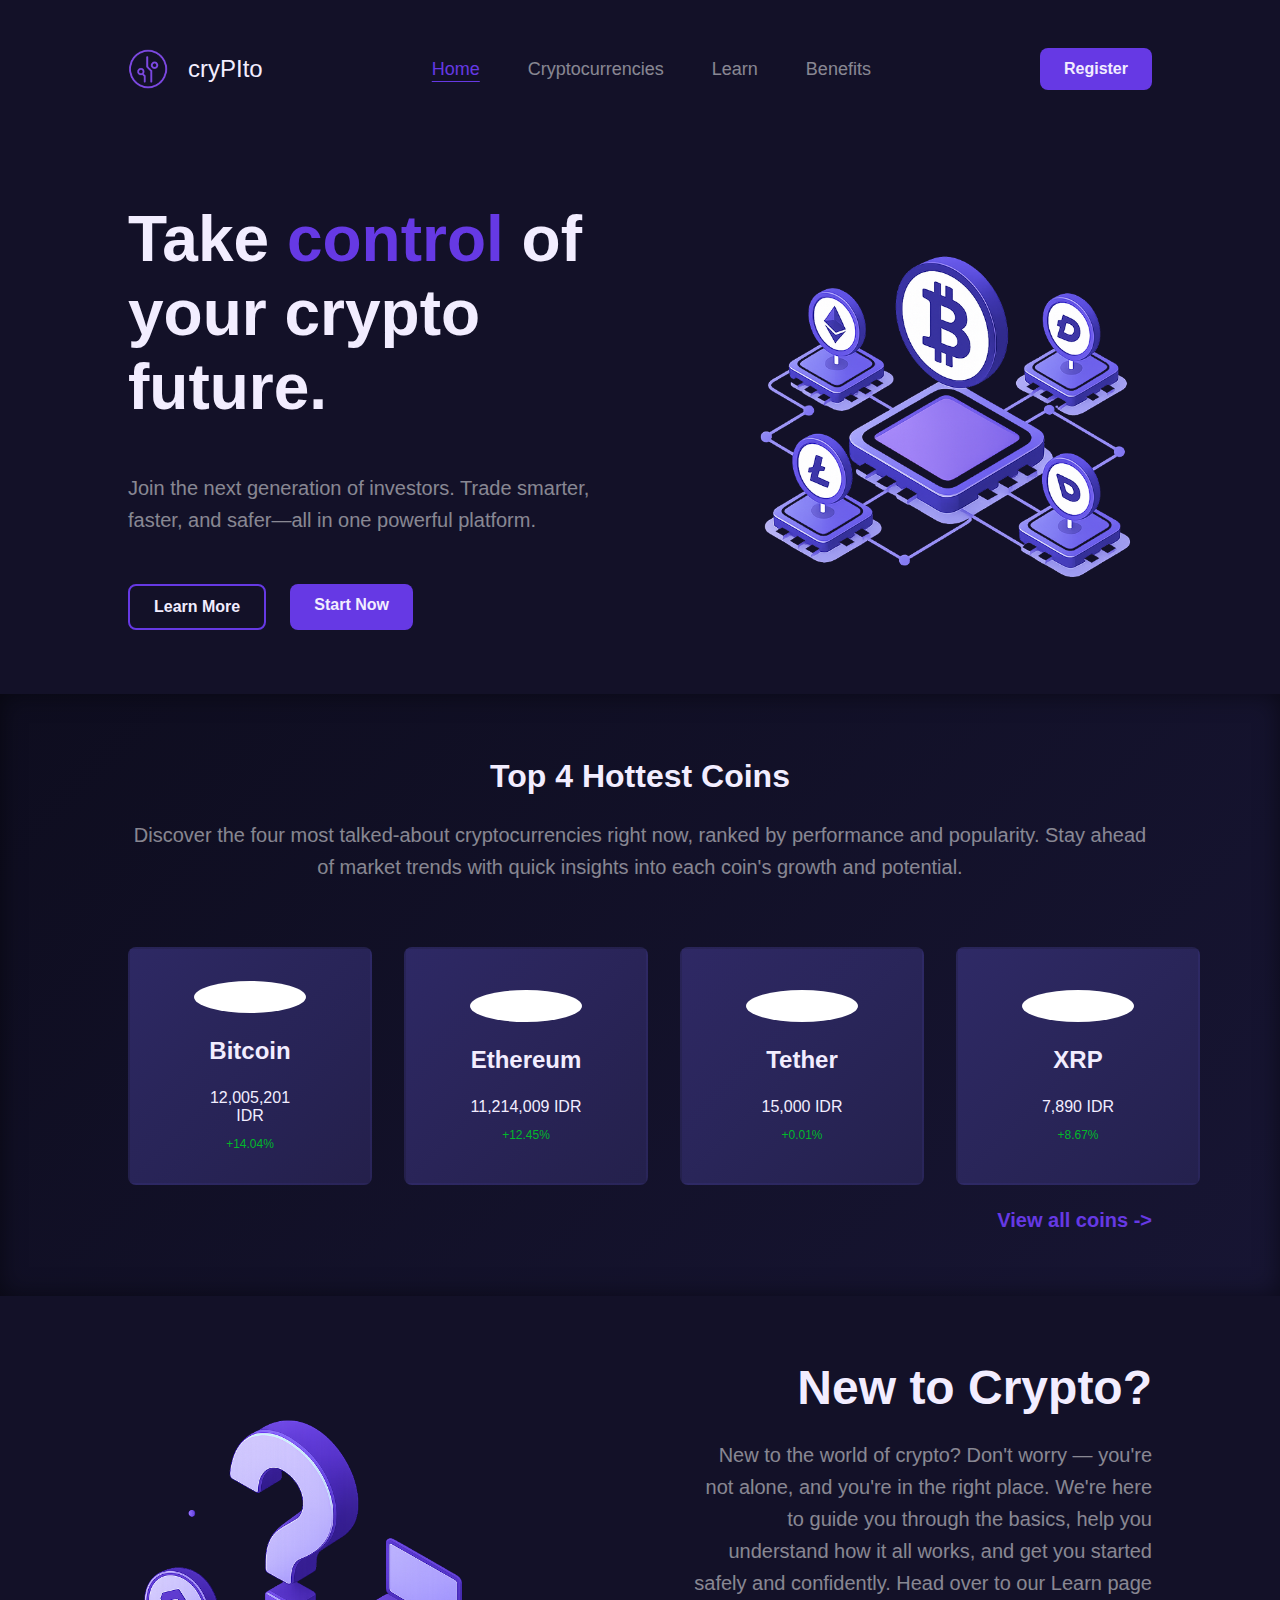
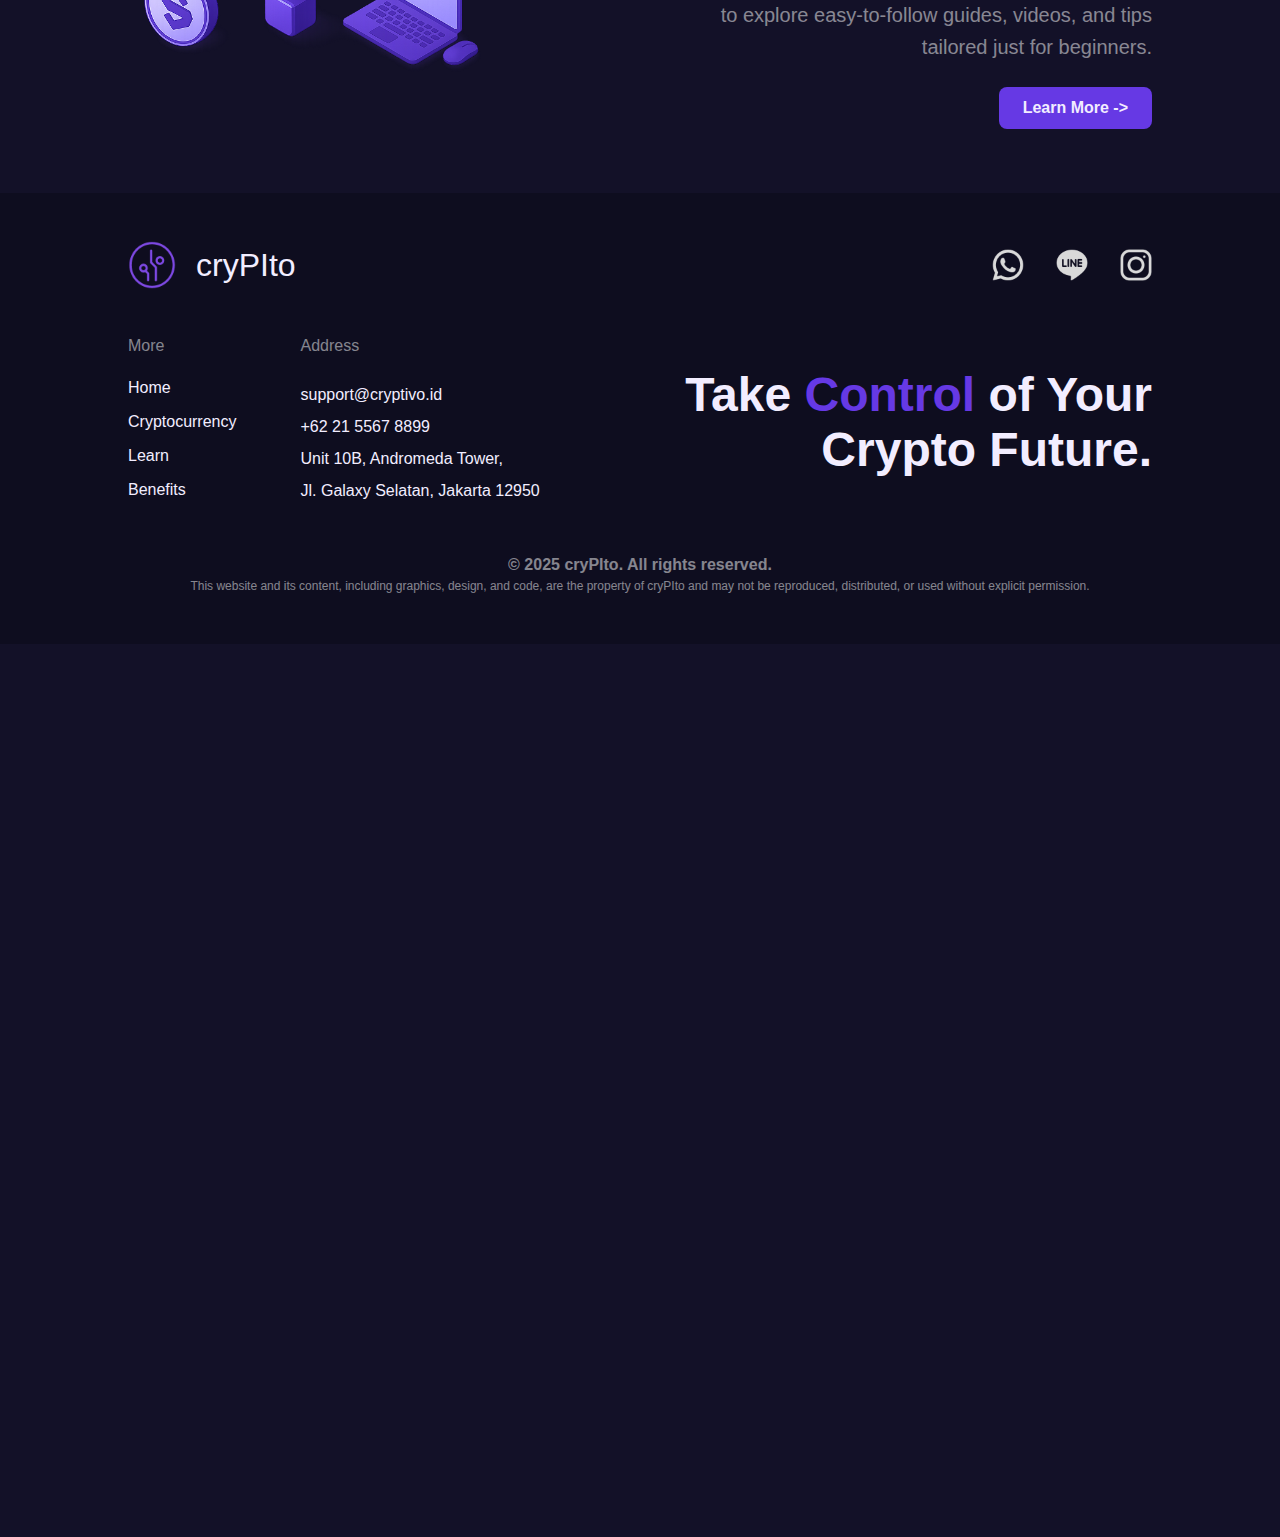
<file: index.html>
<!DOCTYPE html>
<html lang="en">
<head>
    <meta charset="UTF-8">
    <meta name="viewport" content="width=device-width, initial-scale=1.0">
    <title>cryPito | Home</title>
    <meta http-equiv="refresh" content="0; url=./html/home.html">
</head>
<body>
    
</body>
</html>
</file>
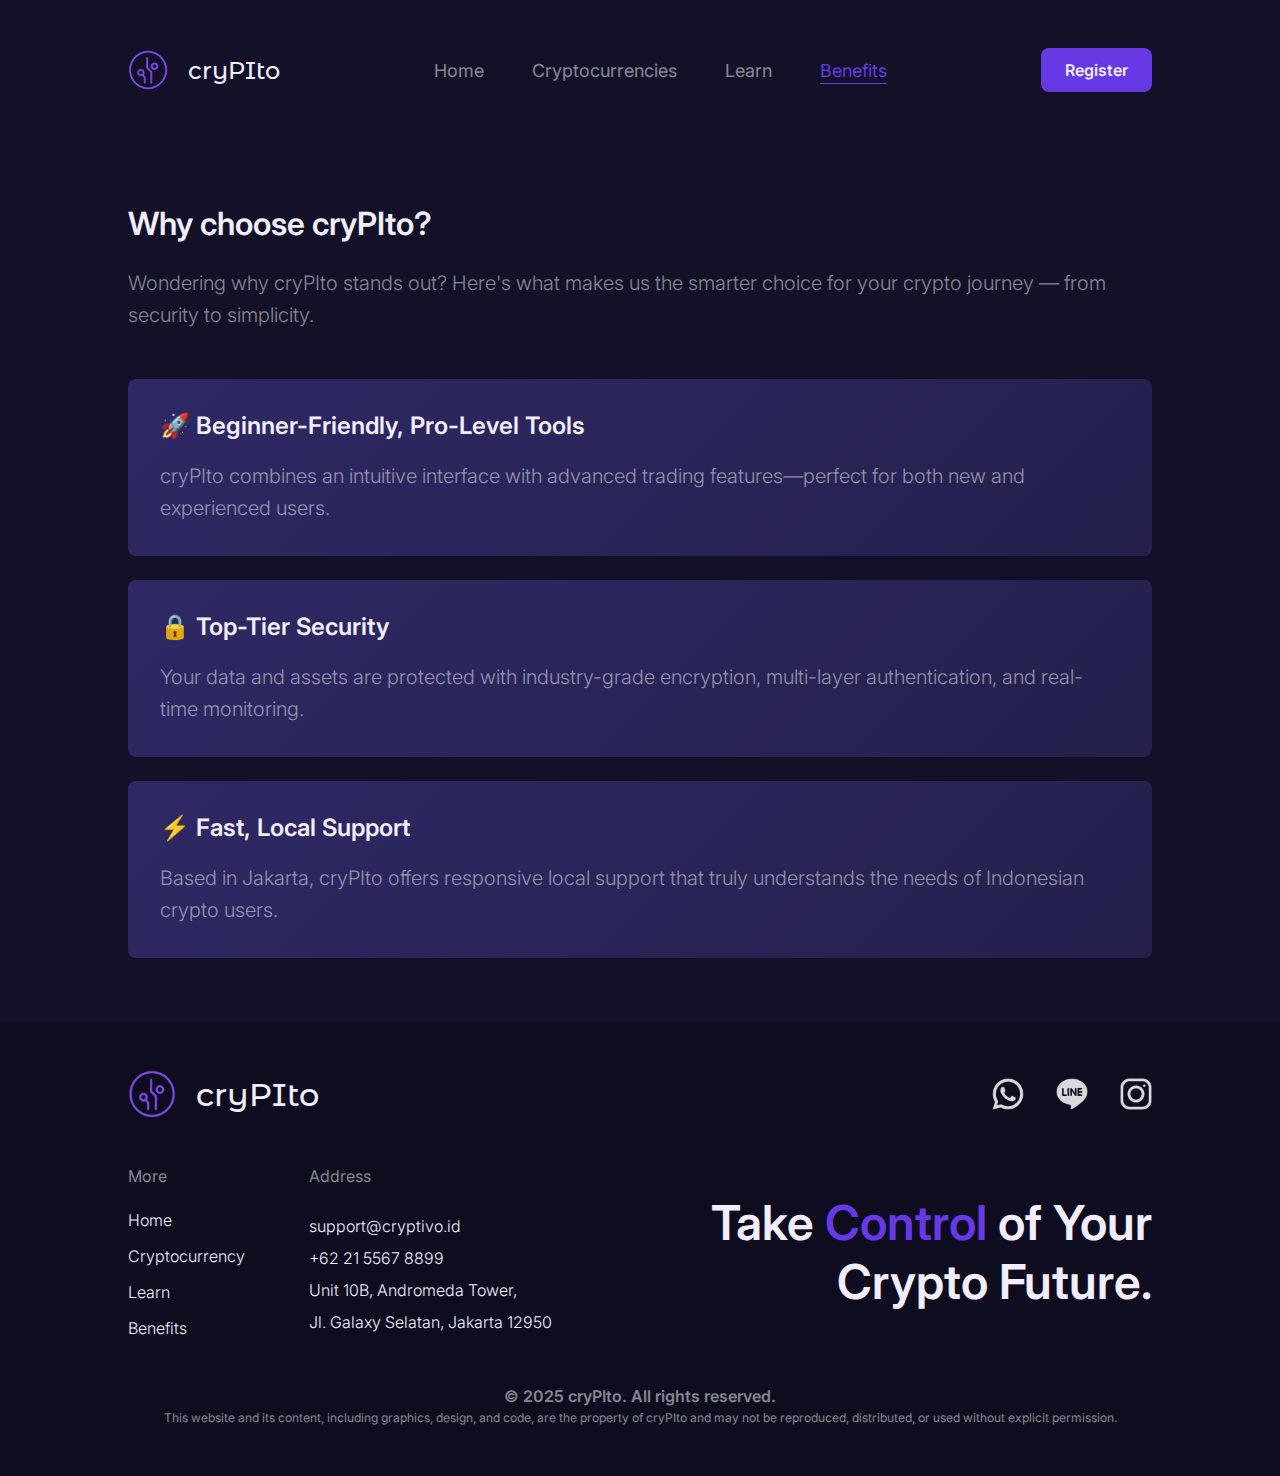
<file: html/benefits.html>
<!DOCTYPE html>
<html lang="en">
<head>
    <meta charset="UTF-8">
    <meta name="viewport" content="width=device-width, initial-scale=1.0">
    
    <link rel="icon" href="../assets/logo-color.png" type="image/png">

    <title>cryPIto | Benefits</title>

    <!-- STYLE LINKS -->
    <link rel="stylesheet" href="../styles/main.css">
    <link rel="stylesheet" href="../styles/benefits.css">
</head>
<body>
    <!-- FIXED NAVBAR -->
    <nav class="fixed-nav mobile-hidden">
        <a href="./home.html" class="nav-logo">
            <img src="../assets/logo-color.png" alt="logo-color">
            <h1>cryPIto</h1>
        </a>
        <ul class="nav-links">
            <a href="./home.html">Home</a>
            <a href="./cryptocurrencies.html">Cryptocurrencies</a>
            <a href="./learn.html">Learn</a>
            <a href="./benefits.html" class="active">Benefits</a>
        </ul>
        <a href="./register.html" class="nav-register button">
            <p>Register</p>
        </a>
    </nav>

    <!-- NAVBAR -->
    <nav class="mobile-hidden">
        <a href="./home.html" class="nav-logo">
            <img src="../assets/logo-color.png" alt="logo-color">
            <h1>cryPIto</h1>
        </a>
        <ul class="nav-links">
            <a href="./home.html">Home</a>
            <a href="./cryptocurrencies.html">Cryptocurrencies</a>
            <a href="./learn.html">Learn</a>
            <a href="./benefits.html" class="active">Benefits</a>
        </ul>
        <a href="./register.html" class="nav-register button">
            <p>Register</p>
        </a>
    </nav>

    <!-- MOBILE NAVBAR -->
    <nav class="nav-mobile">
        <div class="nav-header">
            <a href="./home.html" class="nav-logo">
                <img src="../assets/logo-color.png" alt="logo-color">
                <h1>cryPIto</h1>
            </a>
            <p id="hamburger" class="hamburger">☰</p>
        </div>
        <ul class="nav-links" id="mobile-nav-links">
            <a href="./home.html">Home</a>
            <a href="./cryptocurrencies.html">Cryptocurrencies</a>
            <a href="./learn.html">Learn</a>
            <a href="./benefits.html" class="active">Benefits</a>
            <a href="./register.html" class="nav-register button">
                <p>Register</p>
            </a>
        </ul>
    </nav>

    <!-- FAQ SECTION -->
    <section class="benefit-section section">
        <div class="benefit-header">
            <h2 class="subheading">Why choose cryPIto?</h2>
            <p class="subparagraph">Wondering why cryPIto stands out? Here's what makes us the smarter choice for your crypto journey — from security to simplicity.</p>
        </div>
        <div class="benefit-content">
            <div class="benefit card">
                <h3>🚀 Beginner-Friendly, Pro-Level Tools</h3>
                <p class="subparagraph">cryPIto combines an intuitive interface with advanced trading features—perfect for both new and experienced users.</p>
            </div>
            <div class="benefit card">
                <h3>🔒 Top-Tier Security</h3>
                <p class="subparagraph">Your data and assets are protected with industry-grade encryption, multi-layer authentication, and real-time monitoring.</p>
            </div>
            <div class="benefit card">
                <h3>⚡ Fast, Local Support</h3>
                <p class="subparagraph">Based in Jakarta, cryPIto offers responsive local support that truly understands the needs of Indonesian crypto users.</p>
            </div>
        </div>
    </section>

    <!-- FOOTER -->
    <footer class="section footer-section">
        <div class="footer-heading">
            <a href="./home.html" class="footer-logo">
                <img src="../assets/logo-color.png" alt="logo-color">
                <h1>cryPIto</h1>
            </a>
            <div class="footer-icons">
                <img src="../assets/whatsapp.png" alt="whatsapp">
                <img src="../assets/line.png" alt="line">
                <img src="../assets/instagram.png" alt="instagram">
            </div>
        </div>
        <div class="footer-content">
            <div class="footer-text">
                <div class="footer-more">
                    <h6>More</h6>
                    <ul class="footer-links">
                        <a href="./home.html">Home</a>
                        <a href="./cryptocurrencies.html">Cryptocurrency</a>
                        <a href="./learn.html">Learn</a>
                        <a href="./benefits.html">Benefits</a>
                    </ul>
                </div>
                <div class="footer-address">
                    <h6>Address</h6>
                    <p> support@cryptivo.id<br>
                        +62 21 5567 8899<br>
                        Unit 10B, Andromeda Tower,<br>
                        Jl. Galaxy Selatan, Jakarta 12950
                    </p>
                </div>
            </div>
            <h5 class="footer-slogan">Take <span class="highlight">Control</span> of Your <br> Crypto Future.</h5>
        </div>
        <p class="footer-copyright">
            <span class="copy-bold">© 2025 cryPIto. All rights reserved.</span><br>
            This website and its content, including graphics, design, and code, are the property of cryPIto and may not be reproduced, distributed, or used without explicit permission.
        </p>
    </footer>
</body>
<script src="../scripts/main.js"></script>
</html>
</file>
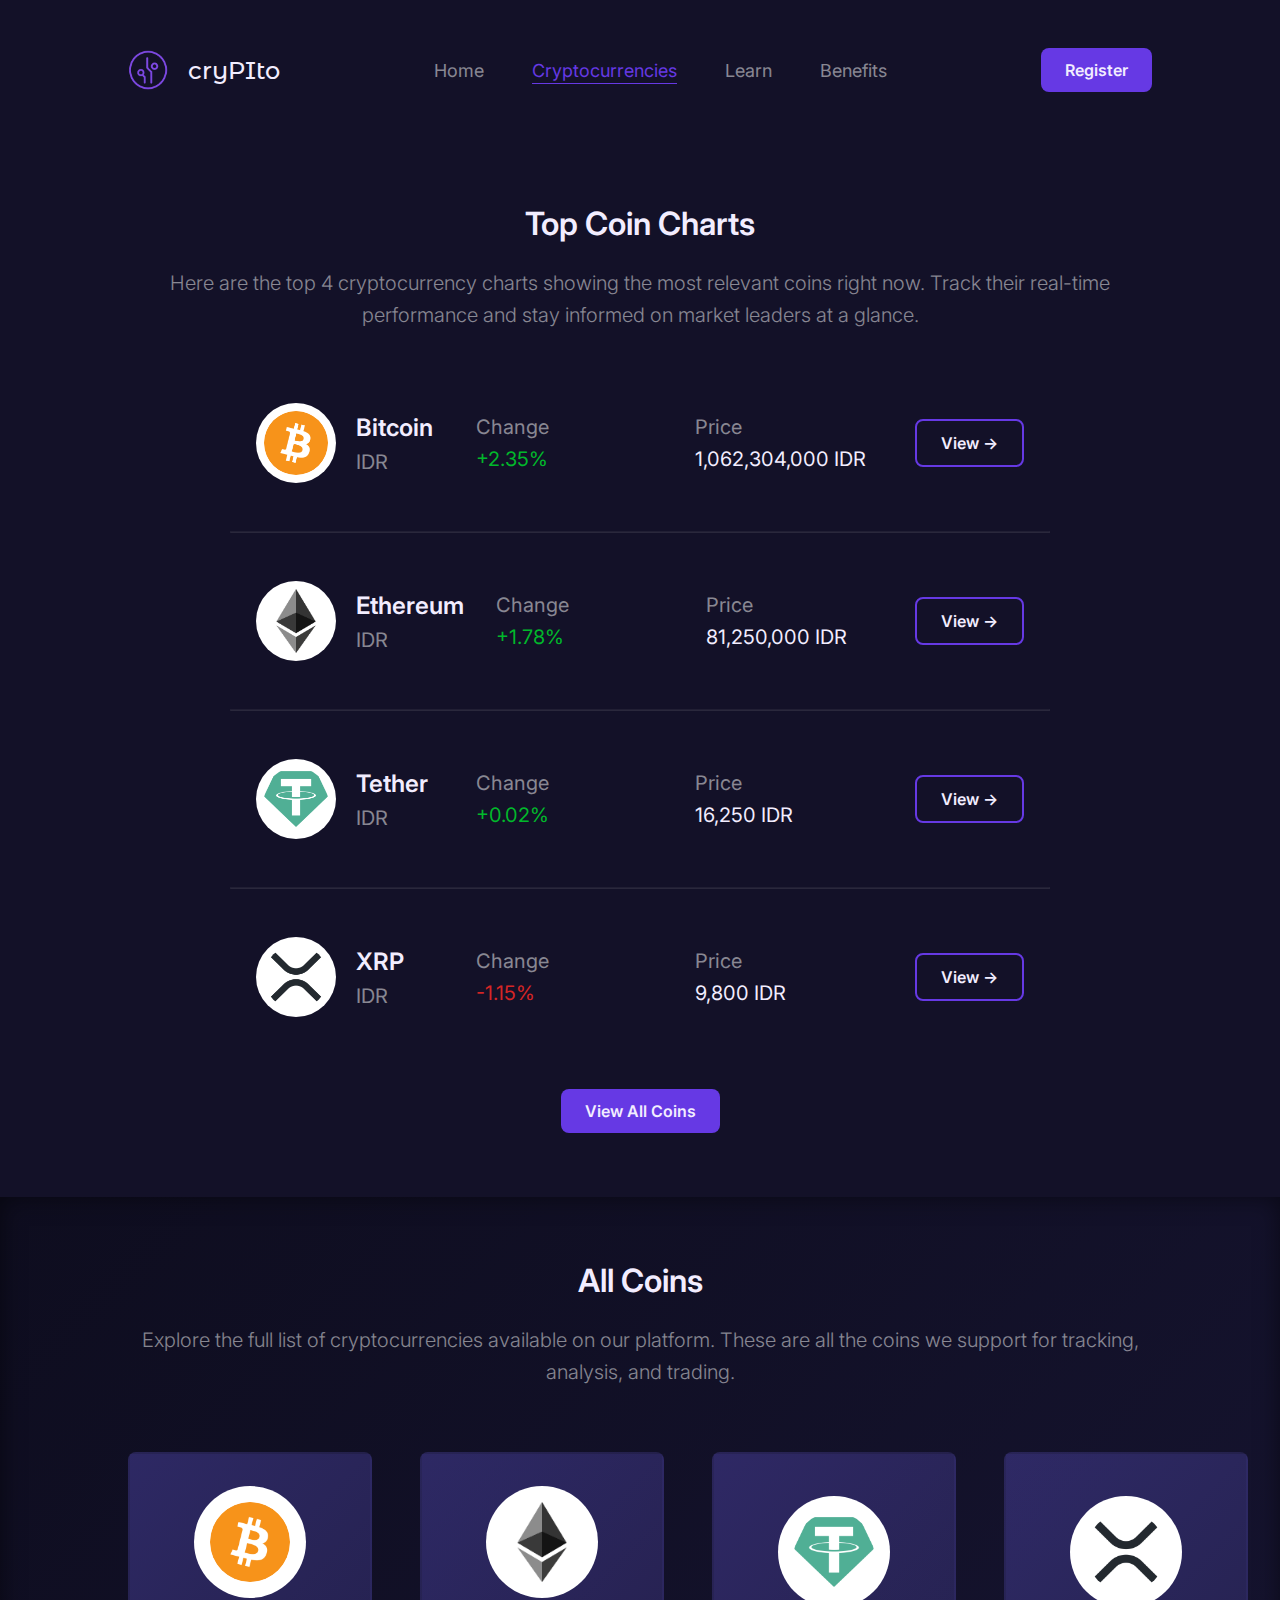
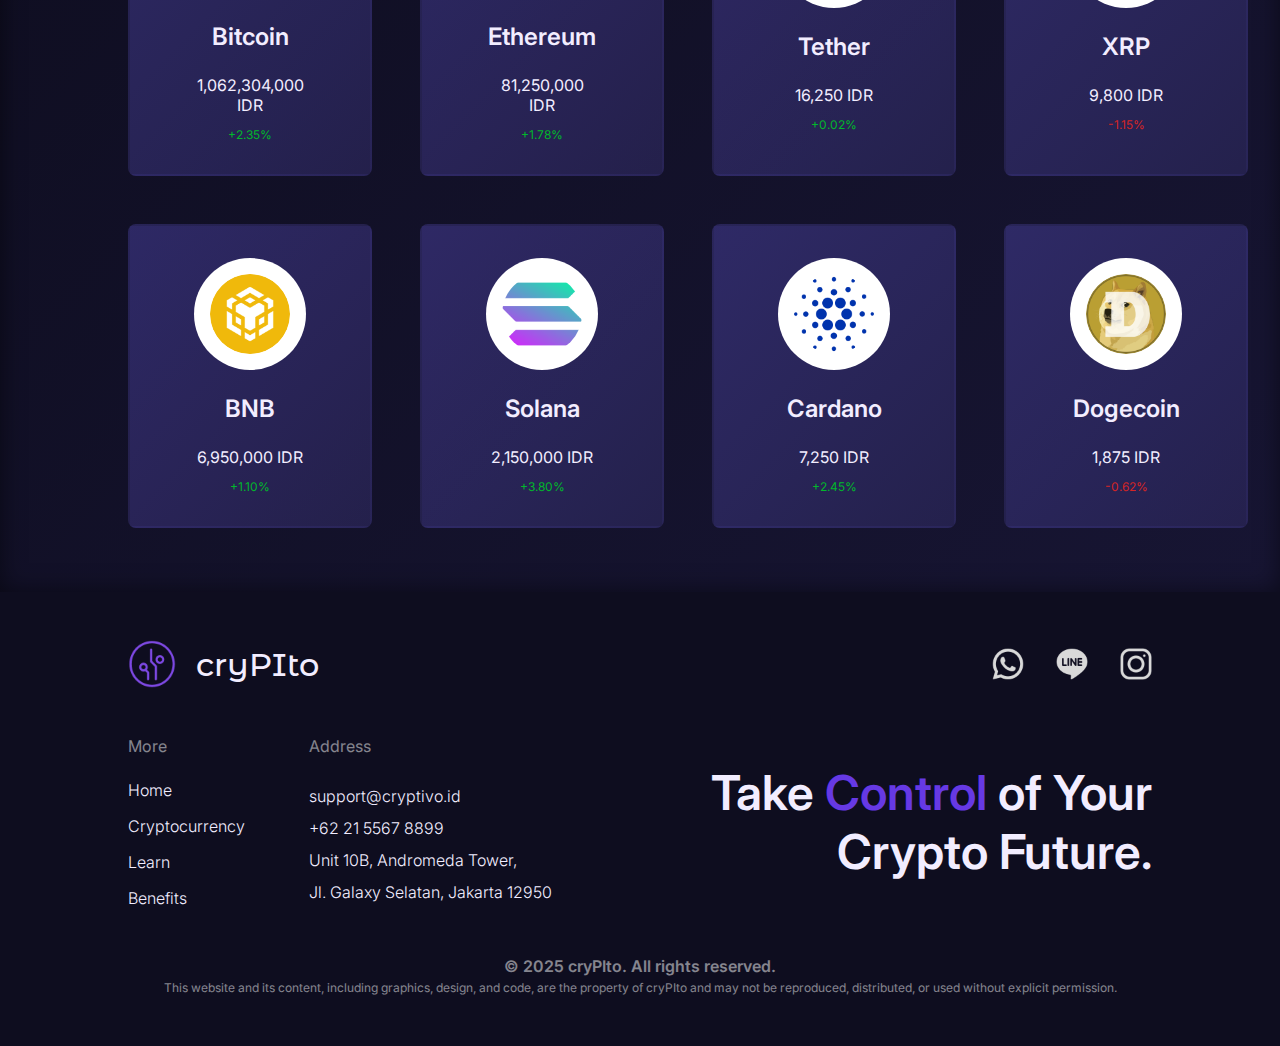
<file: html/cryptocurrencies.html>
<!DOCTYPE html>
<html lang="en">
<head>
    <meta charset="UTF-8">
    <meta name="viewport" content="width=device-width, initial-scale=1.0">
    
    <link rel="icon" href="../assets/logo-color.png" type="image/png">

    <title>cryPIto | Cryptocurrencies</title>

    <!-- STYLE LINKS -->
    <link rel="stylesheet" href="../styles/main.css">
    <link rel="stylesheet" href="../styles/cryptocurrencies.css">
</head>
<body>
    <!-- FIXED NAVBAR -->
    <nav class="fixed-nav mobile-hidden">
        <a href="./home.html" class="nav-logo">
            <img src="../assets/logo-color.png" alt="logo-color">
            <h1>cryPIto</h1>
        </a>
        <ul class="nav-links">
            <a href="./home.html">Home</a>
            <a href="./cryptocurrencies.html" class="active">Cryptocurrencies</a>
            <a href="./learn.html">Learn</a>
            <a href="./benefits.html">Benefits</a>
        </ul>
        <a href="./register.html" class="nav-register button">
            <p>Register</p>
        </a>
    </nav>

    <!-- NAVBAR -->
    <nav class="mobile-hidden">
        <a href="./home.html" class="nav-logo">
            <img src="../assets/logo-color.png" alt="logo-color">
            <h1>cryPIto</h1>
        </a>
        <ul class="nav-links">
            <a href="./home.html">Home</a>
            <a href="./cryptocurrencies.html" class="active">Cryptocurrencies</a>
            <a href="./learn.html">Learn</a>
            <a href="./benefits.html">Benefits</a>
        </ul>
        <a href="./register.html" class="nav-register button">
            <p>Register</p>
        </a>
    </nav>

    <!-- MOBILE NAVBAR -->
    <nav class="nav-mobile">
        <div class="nav-header">
            <a href="./home.html" class="nav-logo">
                <img src="../assets/logo-color.png" alt="logo-color">
                <h1>cryPIto</h1>
            </a>
            <p id="hamburger" class="hamburger">☰</p>
        </div>
        <ul class="nav-links" id="mobile-nav-links">
            <a href="./home.html">Home</a>
            <a href="./cryptocurrencies.html" class="active">Cryptocurrencies</a>
            <a href="./learn.html">Learn</a>
            <a href="./benefits.html">Benefits</a>
            <a href="./register.html" class="nav-register button">
                <p>Register</p>
            </a>
        </ul>
    </nav>

    <!-- LEADERBOARD SECTION -->
    <section class="leaderboard-section section">
        <div class="leaderboard-text">
            <h2 class="subheading">Top Coin Charts</h2>
            <p class="subparagraph">Here are the top 4 cryptocurrency charts showing the most relevant coins right now. Track their real-time performance and stay informed on market leaders at a glance.</p>
        </div>
        <div class="leaderboard" id="leaderboardContainer">
        </div>
        <a href="#allCoins" class="button">View All Coins</a>
    </section>

    <!-- ALL COINS SECTION -->
    <section class="all-coins-section section" id="allCoins">
        <div class="all-coins-header">
            <h2 class="subheading">All Coins</h2>
            <p class="subparagraph">Explore the full list of cryptocurrencies available on our platform. These are all the coins we support for tracking, analysis, and trading.</p>
        </div>
        <div class="all-coins-content">
            <div class="all-coins-cards" id="allCoinsContainer">
            </div>
        </div>
    </section>

    <!-- FOOTER -->
    <footer class="section footer-section">
        <div class="footer-heading">
            <a href="./home.html" class="footer-logo">
                <img src="../assets/logo-color.png" alt="logo-color">
                <h1>cryPIto</h1>
            </a>
            <div class="footer-icons">
                <img src="../assets/whatsapp.png" alt="whatsapp">
                <img src="../assets/line.png" alt="line">
                <img src="../assets/instagram.png" alt="instagram">
            </div>
        </div>
        <div class="footer-content">
            <div class="footer-text">
                <div class="footer-more">
                    <h6>More</h6>
                    <ul class="footer-links">
                        <a href="./home.html">Home</a>
                        <a href="./cryptocurrencies.html">Cryptocurrency</a>
                        <a href="./learn.html">Learn</a>
                        <a href="./benefits.html">Benefits</a>
                    </ul>
                </div>
                <div class="footer-address">
                    <h6>Address</h6>
                    <p> support@cryptivo.id<br>
                        +62 21 5567 8899<br>
                        Unit 10B, Andromeda Tower,<br>
                        Jl. Galaxy Selatan, Jakarta 12950
                    </p>
                </div>
            </div>
            <h5 class="footer-slogan">Take <span class="highlight">Control</span> of Your <br> Crypto Future.</h5>
        </div>
        <p class="footer-copyright">
            <span class="copy-bold">© 2025 cryPIto. All rights reserved.</span><br>
            This website and its content, including graphics, design, and code, are the property of cryPIto and may not be reproduced, distributed, or used without explicit permission.
        </p>
    </footer>
</body>
<script src="../scripts/main.js"></script>
<script src="../scripts/cryptocurrencies.js"></script>
</html>
</file>
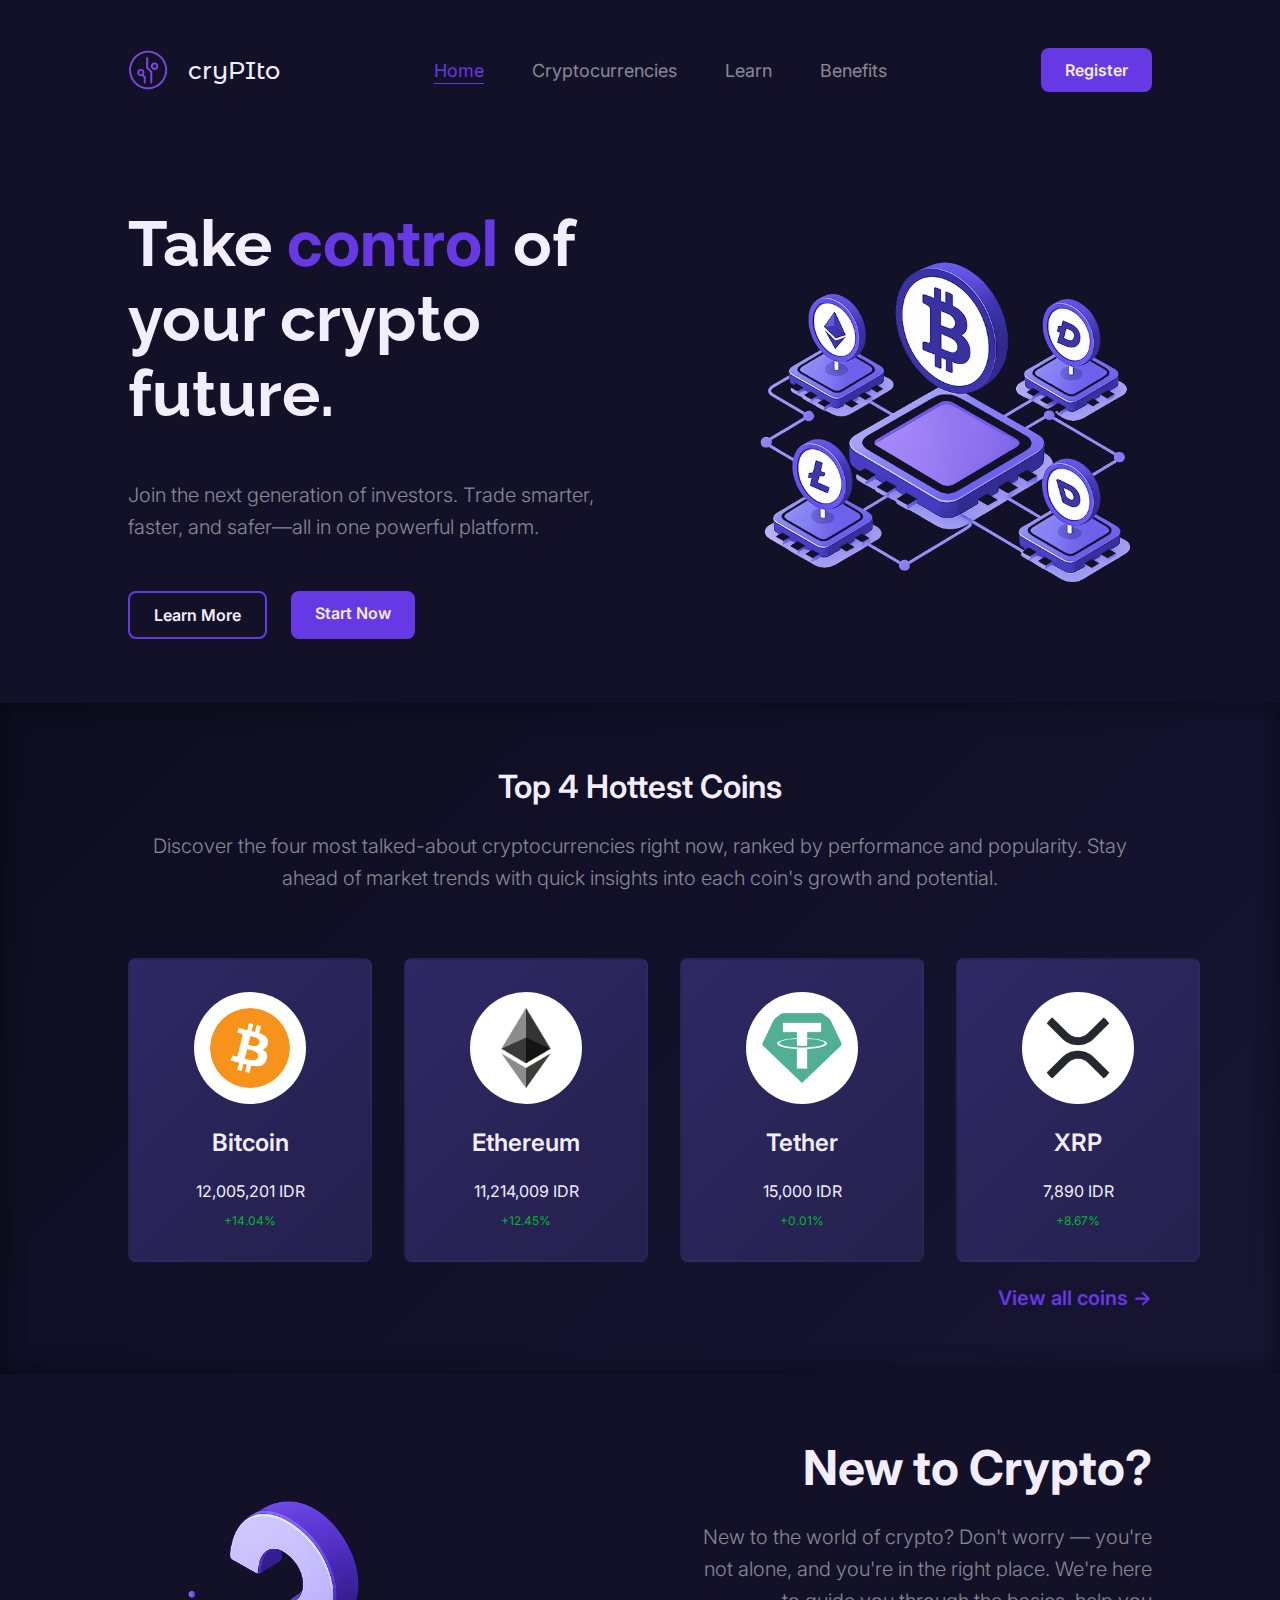
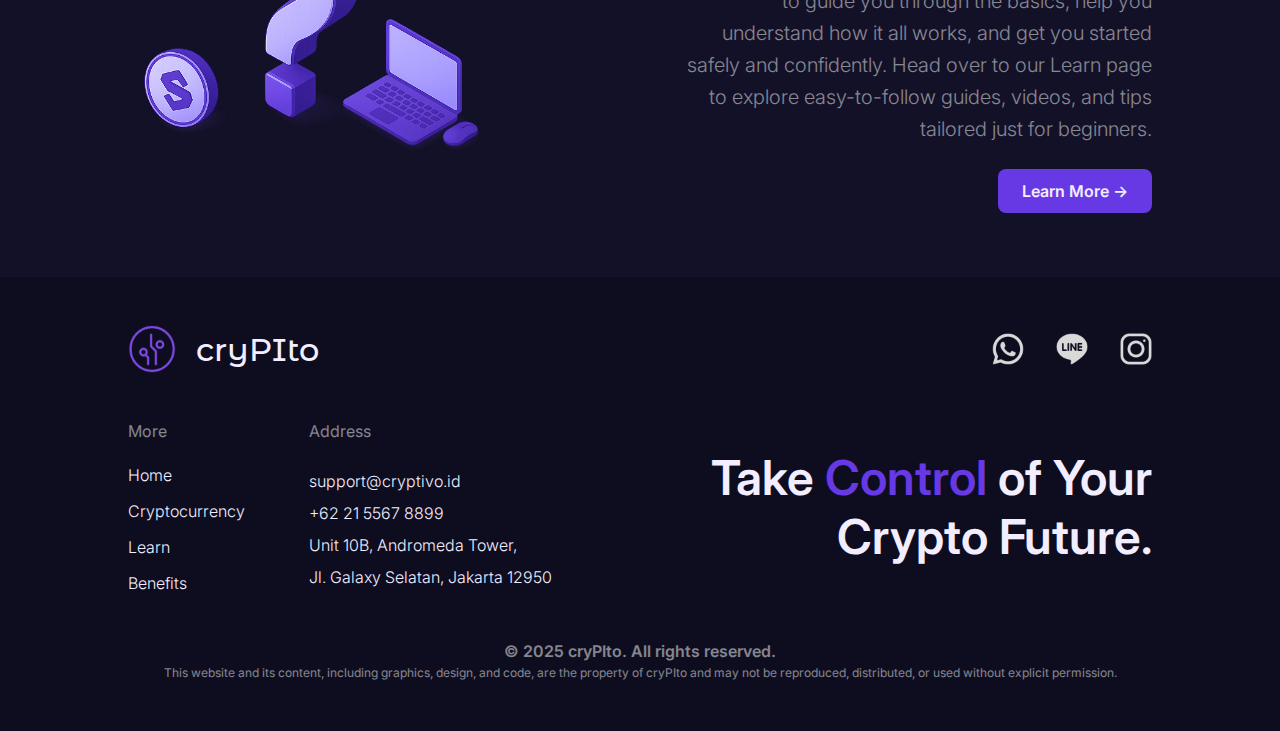
<file: html/home.html>
<!DOCTYPE html>
<html lang="en">
<head>
    <meta charset="UTF-8">
    <meta name="viewport" content="width=device-width, initial-scale=1.0">
    
    <link rel="icon" href="../assets/logo-color.png" type="image/png">

    <title>cryPIto | Home</title>

    <!-- STYLE LINKS -->
    <link rel="stylesheet" href="../styles/main.css">
    <link rel="stylesheet" href="../styles/home.css">
</head>
<body>
    <!-- FIXED NAVBAR -->
    <nav class="fixed-nav mobile-hidden">
        <a href="./home.html" class="nav-logo">
            <img src="../assets/logo-color.png" alt="logo-color">
            <h1>cryPIto</h1>
        </a>
        <ul class="nav-links">
            <a href="./home.html" class="active">Home</a>
            <a href="./cryptocurrencies.html">Cryptocurrencies</a>
            <a href="./learn.html">Learn</a>
            <a href="./benefits.html">Benefits</a>
        </ul>
        <a href="./register.html" class="nav-register button">
            <p>Register</p>
        </a>
    </nav>

    <!-- NAVBAR -->
    <nav class="mobile-hidden">
        <a href="./home.html" class="nav-logo">
            <img src="../assets/logo-color.png" alt="logo-color">
            <h1>cryPIto</h1>
        </a>
        <ul class="nav-links">
            <a href="./home.html" class="active">Home</a>
            <a href="./cryptocurrencies.html">Cryptocurrencies</a>
            <a href="./learn.html">Learn</a>
            <a href="./benefits.html">Benefits</a>
        </ul>
        <a href="./register.html" class="nav-register button">
            <p>Register</p>
        </a>
    </nav>

    <!-- MOBILE NAVBAR -->
    <nav class="nav-mobile">
        <div class="nav-header">
            <a href="./home.html" class="nav-logo">
                <img src="../assets/logo-color.png" alt="logo-color">
                <h1>cryPIto</h1>
            </a>
            <p id="hamburger" class="hamburger">☰</p>
        </div>
        <ul class="nav-links" id="mobile-nav-links">
            <a href="./home.html" class="active">Home</a>
            <a href="./cryptocurrencies.html">Cryptocurrencies</a>
            <a href="./learn.html">Learn</a>
            <a href="./benefits.html">Benefits</a>
            <a href="./register.html" class="nav-register button">
                <p>Register</p>
            </a>
        </ul>
    </nav>

    <!-- HERO SECTION -->
    <section class="hero-section section">
        <div class="hero-content">
            <h1>Take <span class="highlight">control</span> of your crypto future.</h1>
            <p>Join the next generation of investors. Trade smarter, faster, and safer—all in one powerful platform.</p>
            <div class="hero-buttons">
                <a href="./learn.html" class="button-hollow">Learn More</a>
                <a href="./register.html" class="button">Start Now</a>
            </div>
        </div>
        <img src="../assets/hero-img.png" alt="hero-img">
    </section>

    <!-- TOP COINS SECTION -->
    <section class="top-coins-section section">
        <div class="top-coins-header">
            <h2 class="subheading">Top 4 Hottest Coins</h2>
            <p class="subparagraph">Discover the four most talked-about cryptocurrencies right now, ranked by performance and popularity. Stay ahead of market trends with quick insights into each coin's growth and potential.</p>
        </div>
        <div class="top-coins-content">
            <div class="top-coins-cards" id="coinCardsContainer">
            </div>
            <a href="./cryptocurrencies.html" class="top-coins-link">View all coins -></a>
        </div>
    </section>

    <!-- NEW TO CRYPTO SECTION -->
    <section class="new-section section">
        <img src="../assets/question-mark.png" alt="question-mark">
        <div class="new-content">
            <h2>New to Crypto?</h2>
            <p>New to the world of crypto? Don't worry — you're not alone, and you're in the right place. We're here to guide you through the basics, help you understand how it all works, and get you started safely and confidently. Head over to our Learn page to explore easy-to-follow guides, videos, and tips tailored just for beginners.</p>
            <a href="./learn.html" class="button">Learn More -></a>
        </div>
    </section>

    <!-- FOOTER -->
    <footer class="section footer-section">
        <div class="footer-heading">
            <a href="./home.html" class="footer-logo">
                <img src="../assets/logo-color.png" alt="logo-color">
                <h1>cryPIto</h1>
            </a>
            <div class="footer-icons">
                <img src="../assets/whatsapp.png" alt="whatsapp">
                <img src="../assets/line.png" alt="line">
                <img src="../assets/instagram.png" alt="instagram">
            </div>
        </div>
        <div class="footer-content">
            <div class="footer-text">
                <div class="footer-more">
                    <h6>More</h6>
                    <ul class="footer-links">
                        <a href="./home.html">Home</a>
                        <a href="./cryptocurrencies.html">Cryptocurrency</a>
                        <a href="./learn.html">Learn</a>
                        <a href="./benefits.html">Benefits</a>
                    </ul>
                </div>
                <div class="footer-address">
                    <h6>Address</h6>
                    <p> support@cryptivo.id<br>
                        +62 21 5567 8899<br>
                        Unit 10B, Andromeda Tower,<br>
                        Jl. Galaxy Selatan, Jakarta 12950
                    </p>
                </div>
            </div>
            <h5 class="footer-slogan">Take <span class="highlight">Control</span> of Your <br> Crypto Future.</h5>
        </div>
        <p class="footer-copyright">
            <span class="copy-bold">© 2025 cryPIto. All rights reserved.</span><br>
            This website and its content, including graphics, design, and code, are the property of cryPIto and may not be reproduced, distributed, or used without explicit permission.
        </p>
    </footer>
</body>
<script src="../scripts/main.js"></script>
<script src="../scripts/home.js"></script>
</html>
</file>
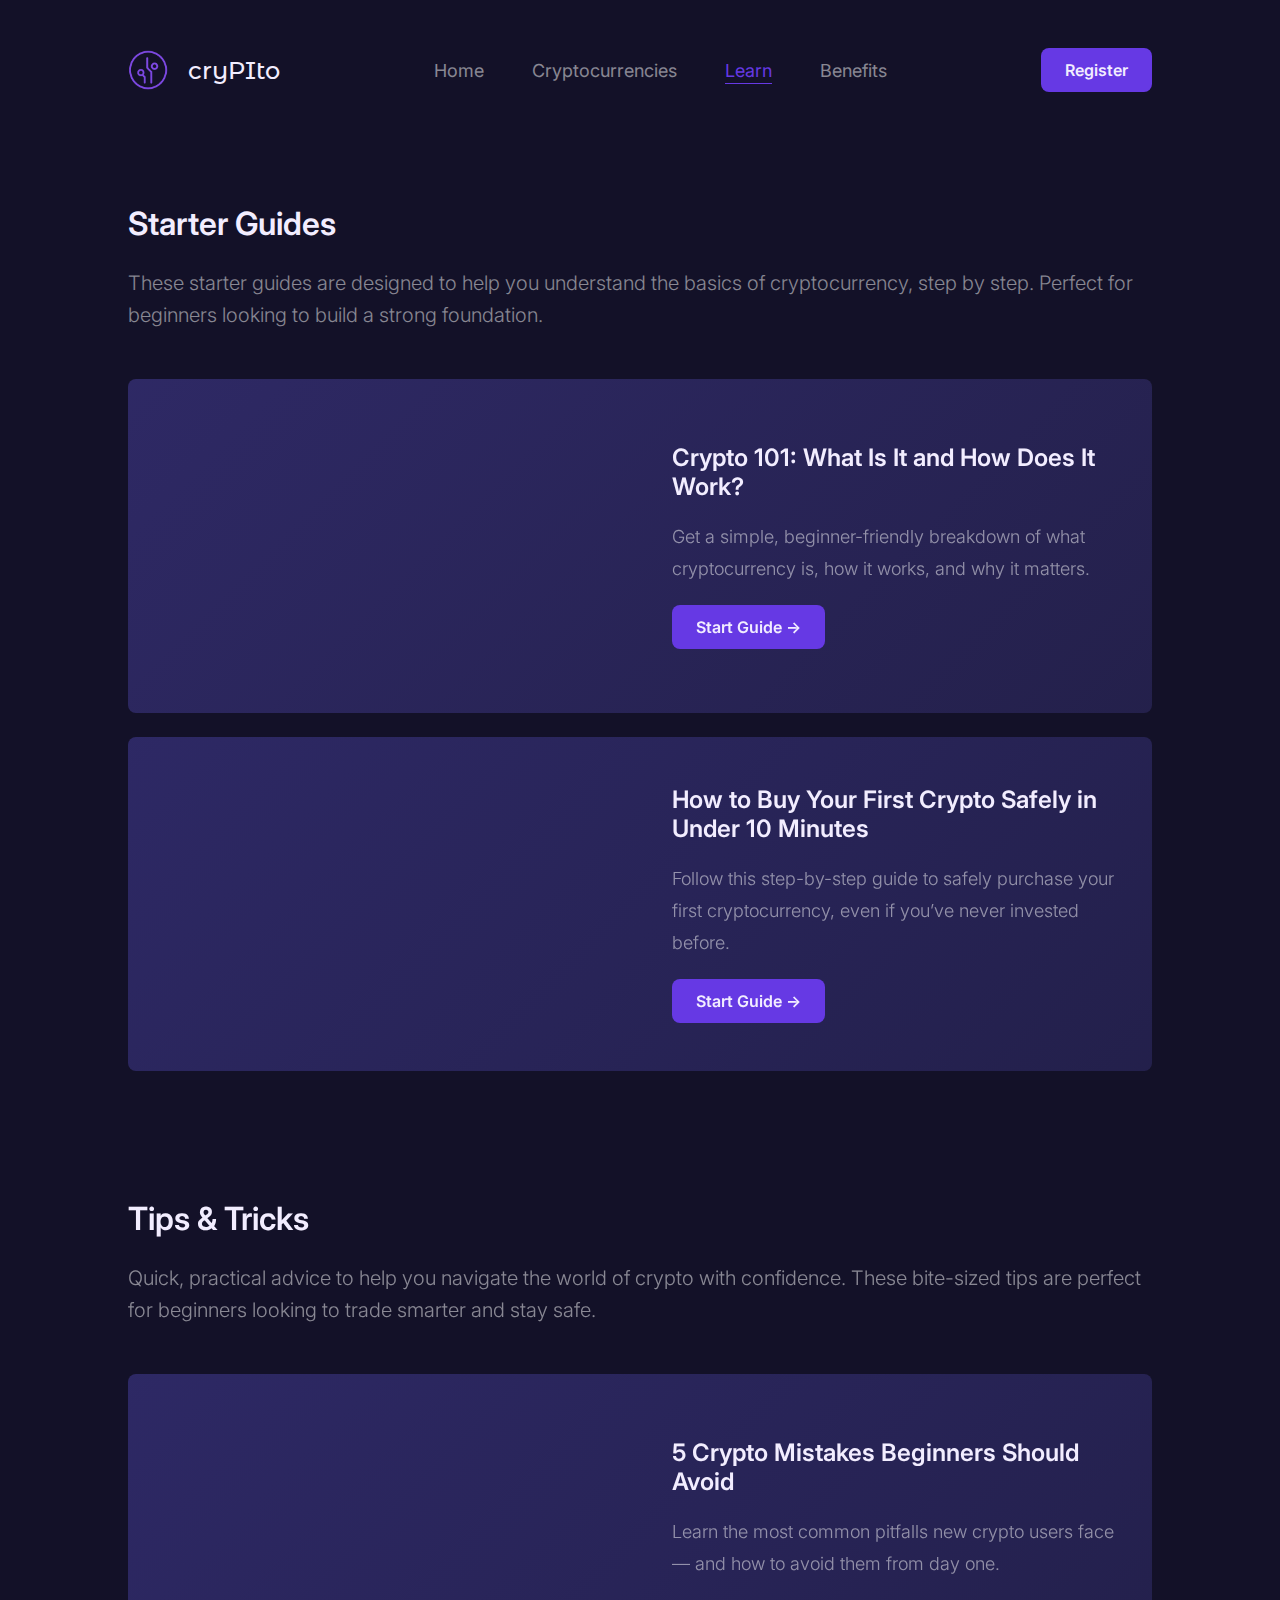
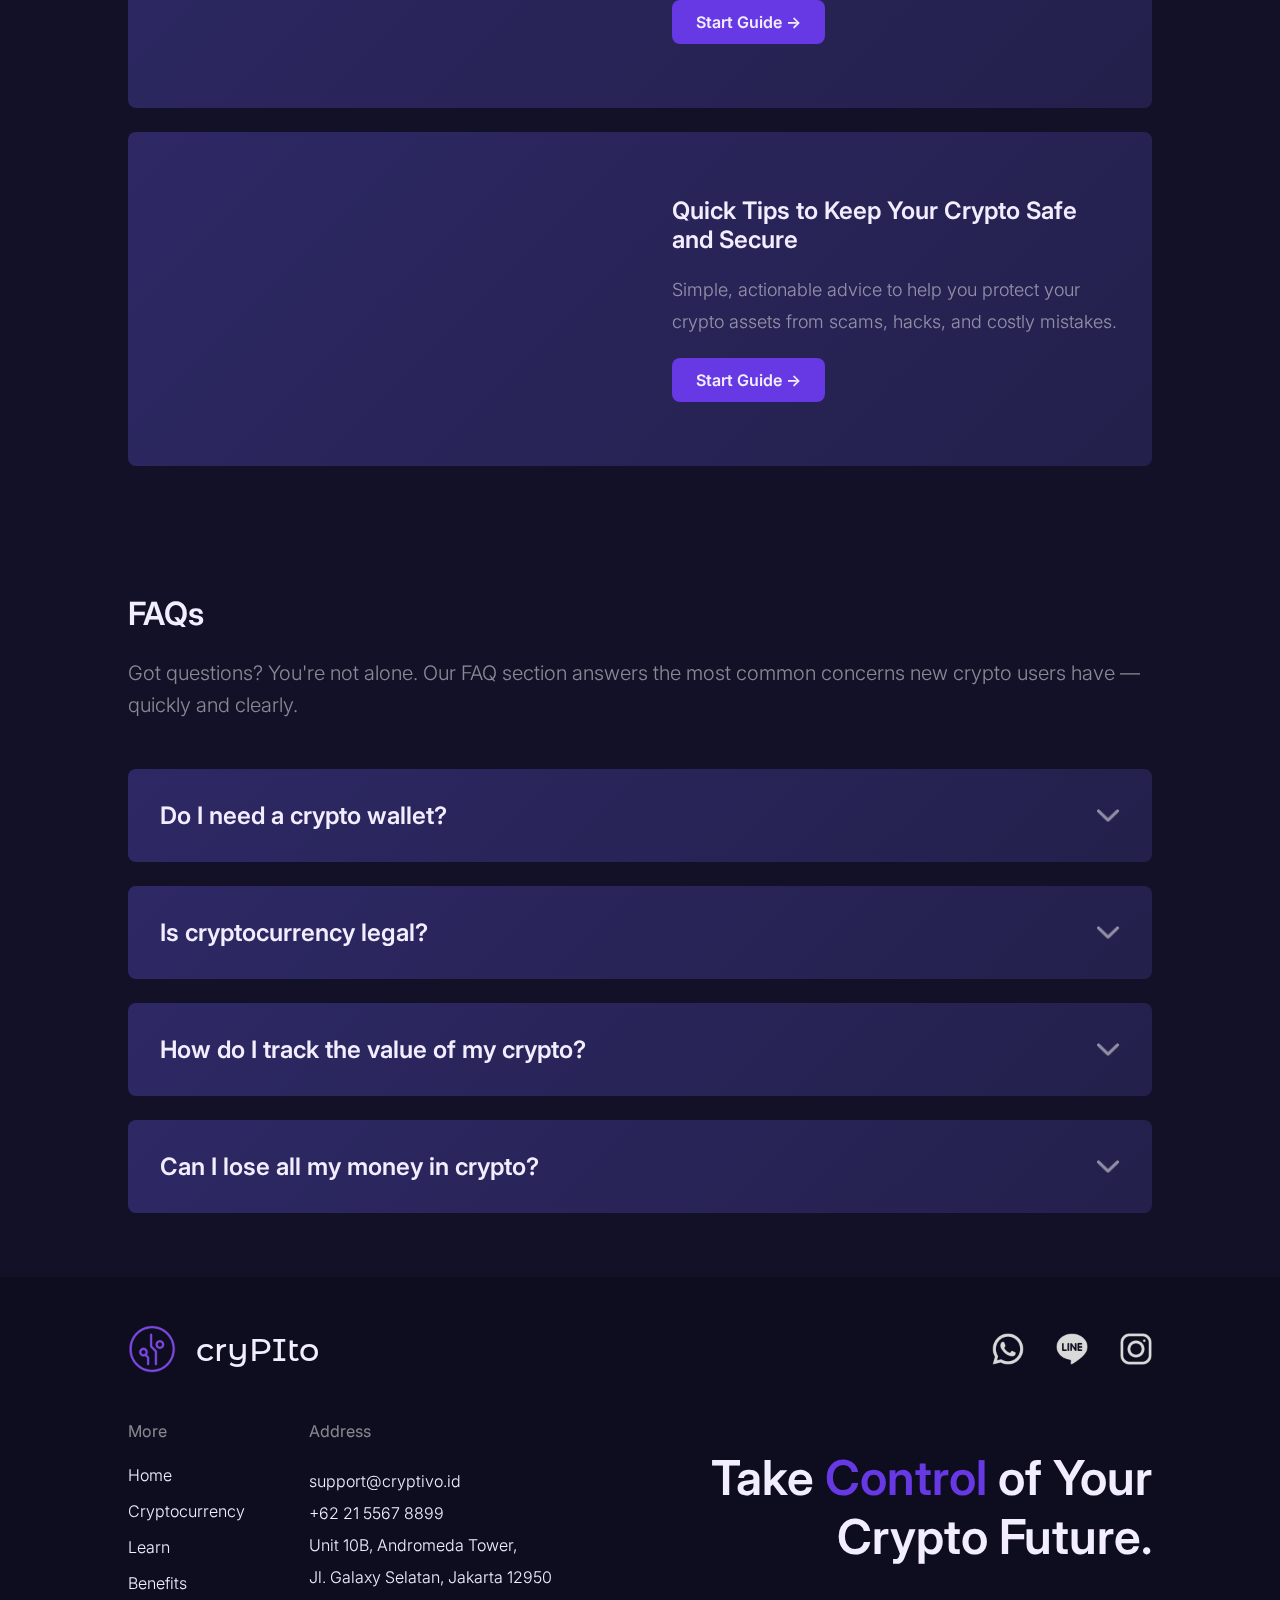
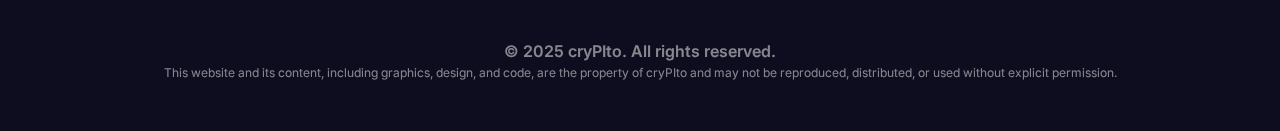
<file: html/learn.html>
<!DOCTYPE html>
<html lang="en">
<head>
    <meta charset="UTF-8">
    <meta name="viewport" content="width=device-width, initial-scale=1.0">
    
    <link rel="icon" href="../assets/logo-color.png" type="image/png">

    <title>cryPIto | Learn</title>

    <!-- STYLE LINKS -->
    <link rel="stylesheet" href="../styles/main.css">
    <link rel="stylesheet" href="../styles/learn.css">
</head>
<body>
    <!-- FIXED NAVBAR -->
    <nav class="fixed-nav mobile-hidden">
        <a href="./home.html" class="nav-logo">
            <img src="../assets/logo-color.png" alt="logo-color">
            <h1>cryPIto</h1>
        </a>
        <ul class="nav-links">
            <a href="./home.html">Home</a>
            <a href="./cryptocurrencies.html">Cryptocurrencies</a>
            <a href="./learn.html" class="active">Learn</a>
            <a href="./benefits.html">Benefits</a>
        </ul>
        <a href="./register.html" class="nav-register button">
            <p>Register</p>
        </a>
    </nav>

    <!-- NAVBAR -->
    <nav class="mobile-hidden">
        <a href="./home.html" class="nav-logo">
            <img src="../assets/logo-color.png" alt="logo-color">
            <h1>cryPIto</h1>
        </a>
        <ul class="nav-links">
            <a href="./home.html">Home</a>
            <a href="./cryptocurrencies.html">Cryptocurrencies</a>
            <a href="./learn.html" class="active">Learn</a>
            <a href="./benefits.html">Benefits</a>
        </ul>
        <a href="./register.html" class="nav-register button">
            <p>Register</p>
        </a>
    </nav>

    <!-- MOBILE NAVBAR -->
    <nav class="nav-mobile">
        <div class="nav-header">
            <a href="./home.html" class="nav-logo">
                <img src="../assets/logo-color.png" alt="logo-color">
                <h1>cryPIto</h1>
            </a>
            <p id="hamburger" class="hamburger">☰</p>
        </div>
        <ul class="nav-links" id="mobile-nav-links">
            <a href="./home.html">Home</a>
            <a href="./cryptocurrencies.html">Cryptocurrencies</a>
            <a href="./learn.html" class="active">Learn</a>
            <a href="./benefits.html">Benefits</a>
            <a href="./register.html" class="nav-register button">
                <p>Register</p>
            </a>
        </ul>
    </nav>

    <!-- GUIDE SECTION -->
    <section class="guide-section section">
        <div class="guide-header">
            <h2 class="subheading">Starter Guides</h2>
            <p class="subparagraph">These starter guides are designed to help you understand the basics of cryptocurrency, step by step. Perfect for beginners looking to build a strong foundation.</p>
        </div>
        <div class="guide-content">
            <div class="guide card">
                <iframe class="guide-video" src="https://www.youtube.com/embed/Zoz9gvhLgpM?si=_V_0_SKqLEMBJ6SW" title="YouTube video player" frameborder="0" allow="accelerometer; autoplay; clipboard-write; encrypted-media; gyroscope; picture-in-picture; web-share" referrerpolicy="strict-origin-when-cross-origin" allowfullscreen></iframe>
                <div class="guide-desc">
                    <h3>Crypto 101: What Is It and How Does It Work?</h3>
                    <p>Get a simple, beginner-friendly breakdown of what cryptocurrency is, how it works, and why it matters. </p>
                    <a href="" class="button">Start Guide -></a>
                </div>
            </div>
            <div class="guide card">
                <iframe class="guide-video" src="https://www.youtube.com/embed/O1KaAboPX44?si=E9vcuqVPzMViOyNh" title="YouTube video player" frameborder="0" allow="accelerometer; autoplay; clipboard-write; encrypted-media; gyroscope; picture-in-picture; web-share" referrerpolicy="strict-origin-when-cross-origin" allowfullscreen></iframe>
                <div class="guide-desc">
                    <h3>How to Buy Your First Crypto Safely in Under 10 Minutes</h3>
                    <p>Follow this step-by-step guide to safely purchase your first cryptocurrency, even if you’ve never invested before.</p>
                    <a href="" class="button">Start Guide -></a>
                </div>
            </div>
        </div>
    </section>
    
    <!-- TIPS SECTION -->
    <section class="guide-section section">
        <div class="guide-header">
            <h2 class="subheading">Tips  & Tricks</h2>
            <p class="subparagraph">Quick, practical advice to help you navigate the world of crypto with confidence. These bite-sized tips are perfect for beginners looking to trade smarter and stay safe.</p>
        </div>
        <div class="guide-content">
            <div class="guide card">
                <iframe class="guide-video" src="https://www.youtube.com/embed/xdkMCBKXN7I?si=EmCw--TDYp5a4k6O" title="YouTube video player" frameborder="0" allow="accelerometer; autoplay; clipboard-write; encrypted-media; gyroscope; picture-in-picture; web-share" referrerpolicy="strict-origin-when-cross-origin" allowfullscreen></iframe>
                <div class="guide-desc">
                    <h3>5 Crypto Mistakes Beginners Should Avoid</h3>
                    <p>Learn the most common pitfalls new crypto users face — and how to avoid them from day one.</p>
                    <a href="" class="button">Start Guide -></a>
                </div>
            </div>
            <div class="guide card">
                <iframe class="guide-video" src="https://www.youtube.com/embed/MLg1MBNSg2E?si=7qG7bgPBOqG5pLJ1" title="YouTube video player" frameborder="0" allow="accelerometer; autoplay; clipboard-write; encrypted-media; gyroscope; picture-in-picture; web-share" referrerpolicy="strict-origin-when-cross-origin" allowfullscreen></iframe>
                <div class="guide-desc">
                    <h3>Quick Tips to Keep Your Crypto Safe and Secure</h3>
                    <p>Simple, actionable advice to help you protect your crypto assets from scams, hacks, and costly mistakes.</p>
                    <a href="" class="button">Start Guide -></a>
                </div>
            </div>
        </div>
    </section>

    <!-- FAQ SECTION -->
    <section class="guide-section section">
        <div class="guide-header">
            <h2 class="subheading">FAQs</h2>
            <p class="subparagraph">Got questions? You're not alone. Our FAQ section answers the most common concerns new crypto users have — quickly and clearly.</p>
        </div>
        <div class="guide-content">
            <div class="faq card">
                <div class="faq-question">
                    <h3>Do I need a crypto wallet?</h3>
                    <img src="../assets/dropdown.png" alt="">
                </div>
                <p class="subparagraph">Yes, a crypto wallet is essential for storing, sending, and receiving cryptocurrencies. You can choose between software (digital) and hardware (physical) wallets depending on your needs.</p>
            </div>

            <div class="faq card">
                <div class="faq-question">
                    <h3>Is cryptocurrency legal?</h3>
                    <img src="../assets/dropdown.png" alt="">
                </div>
                <p class="subparagraph">In most countries, cryptocurrency is legal to own and use, but regulations vary. Always check your local laws before trading or investing.</p>
            </div>

            <div class="faq card">
                <div class="faq-question">
                    <h3>How do I track the value of my crypto?</h3>
                    <img src="../assets/dropdown.png" alt="">
                </div>
                <p class="subparagraph">You can track your crypto’s value using our live price charts, which update in real time based on market data.</p>
            </div>

            <div class="faq card">
                <div class="faq-question">
                    <h3>Can I lose all my money in crypto?</h3>
                    <img src="../assets/dropdown.png" alt="">
                </div>
                <p class="subparagraph">Yes — like any investment, crypto carries risk. Prices can be highly volatile, so it’s important to invest only what you can afford to lose and to do proper research.</p>
            </div>
        </div>
    </section>

    <!-- FOOTER -->
    <footer class="section footer-section">
        <div class="footer-heading">
            <a href="./home.html" class="footer-logo">
                <img src="../assets/logo-color.png" alt="logo-color">
                <h1>cryPIto</h1>
            </a>
            <div class="footer-icons">
                <img src="../assets/whatsapp.png" alt="whatsapp">
                <img src="../assets/line.png" alt="line">
                <img src="../assets/instagram.png" alt="instagram">
            </div>
        </div>
        <div class="footer-content">
            <div class="footer-text">
                <div class="footer-more">
                    <h6>More</h6>
                    <ul class="footer-links">
                        <a href="./home.html">Home</a>
                        <a href="./cryptocurrencies.html">Cryptocurrency</a>
                        <a href="./learn.html">Learn</a>
                        <a href="./benefits.html">Benefits</a>
                    </ul>
                </div>
                <div class="footer-address">
                    <h6>Address</h6>
                    <p> support@cryptivo.id<br>
                        +62 21 5567 8899<br>
                        Unit 10B, Andromeda Tower,<br>
                        Jl. Galaxy Selatan, Jakarta 12950
                    </p>
                </div>
            </div>
            <h5 class="footer-slogan">Take <span class="highlight">Control</span> of Your <br> Crypto Future.</h5>
        </div>
        <p class="footer-copyright">
            <span class="copy-bold">© 2025 cryPIto. All rights reserved.</span><br>
            This website and its content, including graphics, design, and code, are the property of cryPIto and may not be reproduced, distributed, or used without explicit permission.
        </p>
    </footer>
</body>
<script src="../scripts/main.js"></script>
<script src="../scripts/learn.js"></script>
</html>
</file>
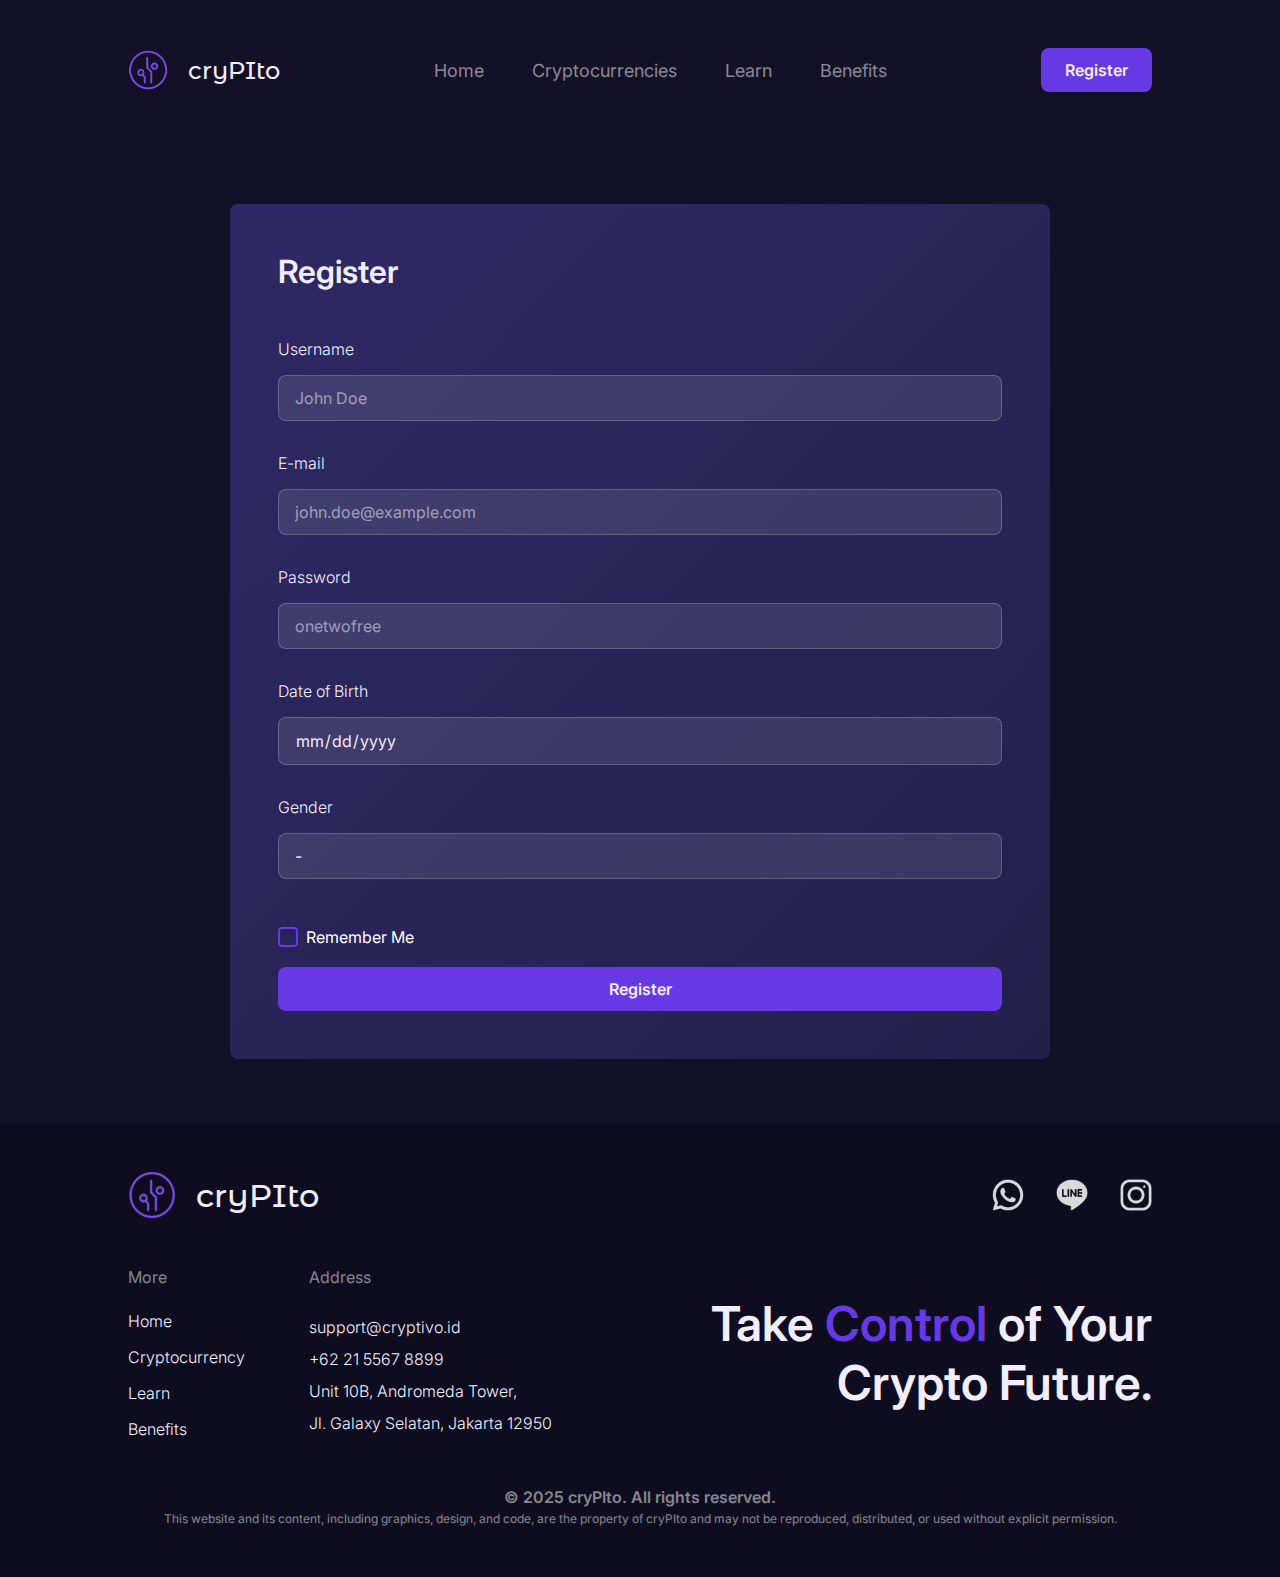
<file: html/register.html>
<!DOCTYPE html>
<html lang="en">
<head>
    <meta charset="UTF-8">
    <meta name="viewport" content="width=device-width, initial-scale=1.0">
    
    <link rel="icon" href="../assets/logo-color.png" type="image/png">

    <title>cryPIto | Register</title>

    <!-- STYLE LINKS -->
    <link rel="stylesheet" href="../styles/main.css">
    <link rel="stylesheet" href="../styles/register.css">
</head>
<body>
    <!-- FIXED NAVBAR -->
    <nav class="fixed-nav mobile-hidden">
        <a href="./home.html" class="nav-logo">
            <img src="../assets/logo-color.png" alt="logo-color">
            <h1>cryPIto</h1>
        </a>
        <ul class="nav-links">
            <a href="./home.html">Home</a>
            <a href="./cryptocurrencies.html">Cryptocurrencies</a>
            <a href="./learn.html">Learn</a>
            <a href="./benefits.html">Benefits</a>
        </ul>
        <a href="./register.html" class="nav-register button">
            <p>Register</p>
        </a>
    </nav>

    <!-- NAVBAR -->
    <nav class="mobile-hidden">
        <a href="./home.html" class="nav-logo">
            <img src="../assets/logo-color.png" alt="logo-color">
            <h1>cryPIto</h1>
        </a>
        <ul class="nav-links">
            <a href="./home.html">Home</a>
            <a href="./cryptocurrencies.html">Cryptocurrencies</a>
            <a href="./learn.html">Learn</a>
            <a href="./benefits.html">Benefits</a>
        </ul>
        <a href="./register.html" class="nav-register button">
            <p>Register</p>
        </a>
    </nav>

    <!-- MOBILE NAVBAR -->
    <nav class="nav-mobile">
        <div class="nav-header">
            <a href="./home.html" class="nav-logo">
                <img src="../assets/logo-color.png" alt="logo-color">
                <h1>cryPIto</h1>
            </a>
            <p id="hamburger" class="hamburger">☰</p>
        </div>
        <ul class="nav-links" id="mobile-nav-links">
            <a href="./home.html">Home</a>
            <a href="./cryptocurrencies.html">Cryptocurrencies</a>
            <a href="./learn.html">Learn</a>
            <a href="./benefits.html">Benefits</a>
            <a href="./register.html" class="nav-register button">
                <p>Register</p>
            </a>
        </ul>
    </nav>

    <!-- REGISTER CARD -->
    <div class="register-section section">
        <form class="card" id="register-form">
            <h2 class="subheading">Register</h2>
            <div class="inputs">
                <div class="input-group">
                    <label for="username">Username</label>
                    <input type="text" id="username" placeholder="John Doe">
                </div>
                <div class="input-group">
                    <label for="email">E-mail</label>
                    <input type="email" id="email" placeholder="john.doe@example.com">
                </div>
                <div class="input-group">
                    <label for="password">Password</label>
                    <input type="password" id="password" placeholder="onetwofree">
                </div>
                <div class="input-group">
                    <label for="birthday">Date of Birth</label>
                    <input type="date" id="birthday" placeholder="28/03/2007">
                </div>
                <div class="input-group">
                    <label for="gender">Gender</label>
                    <select id="gender" name="gender">
                        <option value="none">-</option>
                        <option value="male">Male</option>
                        <option value="female">Female</option>
                    </select>
                </div>
            </div>
            <div class="submit-group">
                <label class="custom-checkbox">
                    <input type="checkbox" id="remember">
                    <span class="checkmark"></span>
                    Remember Me
                </label>
                <button class="button">Register</button>
            </div>
        </form>
    </div>

    <!-- FOOTER -->
    <footer class="section footer-section">
        <div class="footer-heading">
            <a href="./home.html" class="footer-logo">
                <img src="../assets/logo-color.png" alt="logo-color">
                <h1>cryPIto</h1>
            </a>
            <div class="footer-icons">
                <img src="../assets/whatsapp.png" alt="whatsapp">
                <img src="../assets/line.png" alt="line">
                <img src="../assets/instagram.png" alt="instagram">
            </div>
        </div>
        <div class="footer-content">
            <div class="footer-text">
                <div class="footer-more">
                    <h6>More</h6>
                    <ul class="footer-links">
                        <a href="./home.html">Home</a>
                        <a href="./cryptocurrencies.html">Cryptocurrency</a>
                        <a href="./learn.html">Learn</a>
                        <a href="./benefits.html">Benefits</a>
                    </ul>
                </div>
                <div class="footer-address">
                    <h6>Address</h6>
                    <p> support@cryptivo.id<br>
                        +62 21 5567 8899<br>
                        Unit 10B, Andromeda Tower,<br>
                        Jl. Galaxy Selatan, Jakarta 12950
                    </p>
                </div>
            </div>
            <h5 class="footer-slogan">Take <span class="highlight">Control</span> of Your <br> Crypto Future.</h5>
        </div>
        <p class="footer-copyright">
            <span class="copy-bold">© 2025 cryPIto. All rights reserved.</span><br>
            This website and its content, including graphics, design, and code, are the property of cryPIto and may not be reproduced, distributed, or used without explicit permission.
        </p>
    </footer>
</body>
<script src="../scripts/main.js"></script>
<script src="../scripts/register.js"></script>
</html>
</file>
<file: styles/main.css>
@import url('https://fonts.googleapis.com/css2?family=Inter:ital,opsz,wght@0,14..32,100..900;1,14..32,100..900&family=Montserrat+Alternates:ital,wght@0,100;0,200;0,300;0,400;0,500;0,600;0,700;0,800;0,900;1,100;1,200;1,300;1,400;1,500;1,600;1,700;1,800;1,900&family=Raleway:ital,wght@0,100..900;1,100..900&display=swap');

/* DEFAULTS */

:root {
    --primary: #6639E4;
    --secondary: #4A26AE;
    --accent: #282454;
    --bg-primary: #131128;
    --bg-dark: #0E0D1F;
    --bg-secondary: #5A247E;
    --bg-tertiary: #4F3998;
    --text: #F2EDFF;
    --font-inter: "Inter", sans-serif;
    --font-raleway: "Raleway", sans-serif;
    --font-montserrat: "Montserrat Alternates", sans-serif;
}

* {
    box-sizing: border-box;
    margin: 0;
    padding: 0;
    font-family: var(--font-inter);
    font-weight: 400;
    transition: 0.2s ease-out;
}

body {
    background-color: var(--bg-primary);
}

h1, h2, h3, h4, h5, h6, p, li, button, label {
    color: var(--text);
}

h1 {
    font-family: var(--font-raleway);
}

p {
    line-height: 2rem;
}

a {
    color: var(--text);
    text-decoration: none;
}

.highlight {
    color: var(--primary);
}

.section {
    padding: 4rem 8rem;
    width: 100%;
}

.button {
    padding: 0.75rem 1.5rem;
    background-color: var(--primary);
    border: none;
    outline: none;
    border-radius: 0.5rem;
    font-size: 1rem;
    cursor: pointer;
    font-weight: 600;
}

.button:hover {
    background-color: var(--secondary);
    cursor: pointer;
}

.button-hollow {
    padding: 0.75rem 1.5rem;
    border: 0.125rem solid var(--primary);
    background: none;
    outline: none;
    border-radius: 0.5rem;
    font-size: 1rem;
    cursor: pointer;
    font-weight: 600;
}

.button-hollow:hover {
    background-color: var(--secondary);
    cursor: pointer;
}

.card {
    background: linear-gradient(135deg, rgba(53, 47, 116, 0.8), rgba(40, 36, 84, 0.8));
    padding: 1.5rem;
    border-radius: 0.5rem;
}

.subheading {
    font-size: 2rem;
    font-weight: 600;
}

.subparagraph {
    color: rgba(255, 255, 255, 0.5);
    font-size: 1.25rem;
    font-weight: 300;
}

.increase {
    color: #01B82B;
}

.decrease {
    color: rgb(214, 37, 37);
}

.mobile-menu {
    display: flex;
    flex-direction: row;
    gap: 3rem;
}

/* NAVBAR */

nav {
    display: flex;
    flex-direction: row;
    width: 100%;
    justify-content: space-between;
    align-items: center;
    padding: 3rem 8rem;
}

.nav-logo {
    display: flex;
    flex-direction: row;
    justify-content: center;
    align-items: center;
    height: fit-content;
    gap: 1.25rem;
    text-decoration: none;
}

.nav-logo > img {
    height: 2.5rem;
    width: auto;
}

.nav-logo > h1 {
    font-family: var(--font-montserrat);
    font-weight: 500;
    font-size: 1.5rem;
}

.nav-links {
    display: flex;
    flex-direction: row;
    gap: 3rem;
}

.nav-links > a {
    list-style-type: none;
    cursor: pointer;
    font-size: 1.125rem;
    font-weight: 400;
    text-decoration: none;
    color: rgba(255, 255, 255, 0.5);
}

.nav-links > a:hover {
    color: var(--primary);
}

.nav-links > .active {
    color: var(--primary);
    text-decoration: underline;
    text-underline-offset: 0.375rem;
}

.nav-register {
    text-decoration: none;
}

.nav-register > p {
    font-weight: 600;
    line-height: normal;
}

.nav-mobile {
    display: none;
}

/* FIXED NAVBAR */

.fixed-nav {
    position: fixed;
    top: -6.25rem;
    left: 0;
    width: 100%;
    z-index: 999;
    background-color: var(--bg-dark);
    padding: 1.5rem 8rem;
    transition: top 0.3s ease-in-out;
}

.fixed-nav.show {
    top: 0;
}

/* FOOTER SECTION */

.footer-section {
    display: flex;
    flex-direction: column;
    background-color: var(--bg-dark);
    gap: 3rem;
    padding: 3rem 8rem;
}

.footer-heading {
    display: flex;
    flex-direction: row;
    width: 100%;
    justify-content: space-between;
    align-items: center;
}

.footer-logo {
    display: flex;
    flex-direction: row;
    justify-content: center;
    align-items: center;
    height: fit-content;
    gap: 1.25rem;
    text-decoration: none;
}

.footer-logo > img {
    height: 3rem;
    width: auto;
}

.footer-logo > h1 {
    font-family: var(--font-montserrat);
    font-weight: 500;
    font-size: 2rem;
}

.footer-icons {
    display: flex;
    flex-direction: row;
    justify-content: space-between;
    align-items: center;
    gap: 0.5rem;
}

.footer-icons > img {
    width: 20%;
    cursor: pointer;
}

.footer-content {
    display: flex;
    flex-direction: row;
    justify-content: space-between;
    align-items: center;
    width: 100%;
}

.footer-text {
    display: flex;
    flex-direction: row;
    justify-content: center;
    align-items: start;
    gap: 4rem;
}

.footer-text h6 {
    font-size: 1rem;
    color: rgba(255, 255, 255, 0.5);
}

.footer-more {
    display: flex;
    flex-direction: column;
    justify-content: center;
    align-items: start;
    gap: 1.5rem;
}

.footer-links {
    display: flex;
    flex-direction: column;
    align-items: start;
    justify-content: center;
    gap: 1rem;
    list-style-type: none;
}

.footer-links > a {
    font-weight: 300;
    font-size: 1rem;
    cursor: pointer;
    text-decoration: none;
}

.footer-links > a:hover {
    text-decoration: underline;
}

.footer-address {
    display: flex;
    flex-direction: column;
    justify-content: center;
    align-items: start;
    gap: 1.5rem;
}

.footer-address > p {
    font-size: 1rem;
    font-weight: 300;
    line-height: 2rem;
}

.footer-slogan {
    font-size: 3rem;
    font-weight: 600;
    text-align: right;
}

.footer-slogan > .highlight {
    font-weight: 600;
}

.footer-copyright {
    text-align: center;
    font-size: 0.75rem;
    color: rgba(255, 255, 255, 0.5);
    line-height: 1.25rem;
}

.footer-copyright > .copy-bold {
    font-weight: 600;
    font-size: 1rem;
}

@media screen and (max-width: 1200px) {
    .mobile-hidden {
        display: none !important;
    }

    .section {
        padding: 4rem;
    }

    .nav-mobile {
        display: flex;
        width: 100%;
        flex-direction: column;
        gap: 3rem;
        padding: 1.5rem 2rem;
        background-color: var(--bg-dark);
    }

    .nav-header {
        display: flex;
        flex-direction: row;
        width: 100%;
        justify-content: space-between;
        align-items: center;
    }

    .hamburger {
        font-size: 1.5rem;
        cursor: pointer;
    }

    .nav-links {
        width: 100%;
        flex-direction: column;
        justify-content: center;
        align-items: start;
        gap: 2rem;
        display: none;
    }

    .footer-more, .footer-address {
        gap: 1rem;
    }

    .footer-slogan {
        font-size: 1.25rem;
    }
}


@media screen and (max-width: 767px) {
    .section {
        padding: 2rem;
    }

    .footer-section {
        gap: 4rem;
    }

    .footer-heading {
        flex-direction: column;
        gap: 2rem;
    }

    .footer-content, .footer-text, .footer-more, .footer-address, .footer-links {
        flex-direction: column;
        justify-content: center;
        align-items: center;
        gap: 2rem;
    }

    .footer-address, .footer-more, .footer-links {
        gap: 1rem;
    }

    .footer-address p {
        text-align: center;
    }

    .footer-slogan {
        font-size: 2rem;
        text-align: center;
    }
}
</file>
<file: styles/benefits.css>
.benefit-section {
    display: flex;
    flex-direction: column;
    justify-content: center;
    align-items: center;
    gap: 3rem;
}

.benefit-header {
    display: flex;
    flex-direction: column;
    justify-content: center;
    align-items: start;
    gap: 1.5rem;
    width: 100%;
}

.benefit-content {
    width: 100%;
    display: flex;
    flex-direction: column;
    justify-content: center;
    align-items: center;
    gap: 1.5rem;
}

.benefit {
    display: flex;
    flex-direction: column;
    justify-content: center;
    align-items: start;
    padding: 2rem;
    gap: 1.25rem;
    width: 100%;
}

.benefit h3 {
    font-size: 1.5rem;
    font-weight: 600;
}

.benefit p {
    font-size: 1.25rem;
    transition: all 0.3s ease;
}

@media screen and (max-width: 1200px) {
    .benefit-header, .benefit {
        justify-content: center;
        align-items: center;
        text-align: center;
    }
}
</file>
<file: styles/cryptocurrencies.css>
/* LEADERBOARD SECTION */
.leaderboard-section {
   display: flex;
   flex-direction: column;
   justify-content: center;
   align-items: center;
   gap: 4.5rem;
}

.leaderboard-text {
   display: flex;
   flex-direction: column;
   justify-content: center;
   align-items: center;
   gap: 1.5rem;
}

.leaderboard-text > .subparagraph {
   text-align: center;
}

.leaderboard {
   display: flex;
   flex-direction: column;
   justify-content: space-between;
   align-items: center;
   width: 100%;
   gap: 3rem;
}

.ranking {
   display: grid;
   grid-template-columns: 1fr 1fr 1fr auto;
   align-items: center;
   width: 100%;
   padding: 0 8rem;
   gap: 2rem;
}

.ranking-header {
   display: flex;
   flex-direction: row;
   justify-content: start;
   align-items: center;
   gap: 1.25rem;
}

.ranking-header > img {
   width: 5rem;
   padding: 0.5rem;
   background-color: white;
   border-radius: 100%;
}

.ranking-header-text {
   display: flex;
   flex-direction: column;
   justify-content: center;
   align-items: start;
   gap: 0.5rem;
}

.ranking-header-text > h4 {
   font-size: 1.5rem;
   font-weight: 600;
}

.ranking h5 {
   font-size: 1.25rem;
   font-weight: 400;
   color: rgba(255, 255, 255, 0.5);
}

.ranking h6 {
   font-size: 1.25rem;
   font-weight: 400;
}

.ranking-detail {
   display: flex;
   flex-direction: column;
   justify-content: center;
   align-items: start;
   gap: 0.5rem;
}

hr {
   width: 80%;
   opacity: 10%;
}

/* TOP COINS SECTION */

.all-coins-section {
   background: linear-gradient(135deg, #0E0D1F, #171533);
   box-shadow: inset 0 0 1.5625rem rgba(0, 0, 0, 0.5);
   display: flex;
   flex-direction: column;
   justify-content: center;
   align-items: center;
   gap: 4rem;
}

.all-coins-header {
   display: flex;
   flex-direction: column;
   gap: 1.5rem;
   justify-content: center;
   align-items: center;
}

.all-coins-header > h2 {
   text-align: center;
   font-size: 2rem;
   font-weight: 600;
}

.all-coins-header > p {
   text-align: center;
}

.all-coins-content {
   display: flex;
   flex-direction: column;
   justify-content: center;
   align-items: end;
   gap: 1.5rem;
   width: 100%;
}

.all-coins-cards {
   display: grid;
   grid-template-columns: 1fr 1fr 1fr 1fr;
   gap: 3rem;
   width: 100%;
}

.coin-card {
   padding: 2rem 4rem;
   display: flex;
   flex-direction: column;
   align-items: center;
   justify-content: center;
   gap: 1.5rem;
   cursor: pointer;
   border: 0.125rem solid transparent;
}

.coin-card:hover {
   border: 0.125rem solid var(--primary);
   transform: translate(0, -1rem);
}

.coin-card-header {
   display: flex;
   flex-direction: column;
   justify-content: center;
   align-items: center;
   gap: 1.5rem;
}

.coin-card-header > img {
   width: 7rem;
   height: auto;
   padding: 1rem;
   background-color: white;
   border-radius: 100%;
}

.coin-card-header > h4 {
   font-size: 1.5rem;
   font-weight: 600;
}

.coin-card-text {
   display: flex;
   flex-direction: column;
   justify-content: center;
   align-items: center;
   gap: 0.75rem;
}

.coin-card-text > h5 {
   font-size: 1rem;
   text-align: center;
}

.coin-card-text > h6 {
   font-size: 0.75rem;
   text-align: center;
}

.all-coins-link {
   font-size: 1.25rem;
   font-weight: 600;
   cursor: pointer;
   color: var(--primary);
   text-underline-offset: 0.375rem;
}

.all-coins-link:hover {
   text-decoration: underline;
   color: #7249e0;
}

@media screen and (max-width: 1200px) {
   .ranking {
      padding: 0 2rem;
      flex-direction: row;
      gap: 2rem;
   }

   .ranking-detail h5 {
      font-size: 1rem;
   }

   .ranking-detail h6 {
      font-size: 1rem;
   }

   .all-coins-cards {
      display: grid;
      grid-template-columns: 1fr 1fr;
   }
}

@media screen and (max-width: 767px) {
   .ranking {
      display: flex;
      padding: 0 2rem;
      flex-direction: column;
      gap: 2rem;
   }
   
   .ranking-detail {
      justify-content: center;
      align-items: center;
   }

   .all-coins-cards {
      display: flex;
      flex-direction: column;
   }
}
</file>
<file: styles/home.css>
/* HERO SECTION */

.hero-section {
    display: flex;
    flex-direction: row;
    justify-content: space-between;
    align-items: center;
    gap: 8rem;
}

.hero-content {
    display: flex;
    flex-direction: column;
    gap: 3rem;
    justify-content: space-between;
}

.hero-content > h1 {
    font-size: 4rem;
    font-weight: 700;
}

.hero-content > h1 > span {
    font-weight: 700;
}

.hero-content > p {
    font-weight: 300;
    font-size: 1.25rem;
    color: rgba(255, 255, 255, 0.5);
}

.hero-buttons {
    display: flex;
    flex-direction: row;
    gap: 1.5rem;
}

.hero-section > img {
    width: 40%;
}

/* TOP COINS SECTION */

.top-coins-section {
    background: linear-gradient(135deg, #0E0D1F, #171533);
    box-shadow: inset 0 0 1.5625rem rgba(0, 0, 0, 0.5);
    display: flex;
    flex-direction: column;
    justify-content: center;
    align-items: center;
    gap: 4rem;
}

.top-coins-header {
    display: flex;
    flex-direction: column;
    gap: 1.5rem;
    justify-content: center;
    align-items: center;
}

.top-coins-header > h2 {
    text-align: center;
    font-size: 2rem;
    font-weight: 600;
}

.top-coins-header > p {
    text-align: center;
}

.top-coins-content {
    display: flex;
    flex-direction: column;
    justify-content: center;
    align-items: end;
    gap: 1.5rem;
    width: 100%;
}

.top-coins-cards {
    display: grid;
    grid-template-columns: 1fr 1fr 1fr 1fr;
    width: 100%;
    height: 100%;
    gap: 2rem;
}

.coin-card {
    padding: 2rem 4rem;
    display: flex;
    flex-direction: column;
    align-items: center;
    justify-content: center;
    gap: 1.5rem;
    cursor: pointer;
    border: 0.125rem solid transparent;
    width: 100%;
    height: 100%;
}

.coin-card:hover {
    border: 0.125rem solid var(--primary);
    transform: translate(0, -1rem);
}

.coin-card-header {
    display: flex;
    flex-direction: column;
    justify-content: center;
    align-items: center;
    gap: 1.5rem;
}

.coin-card-header > img {
    width: 7rem;
    height: auto;
    padding: 1rem;
    background-color: white;
    border-radius: 100%;
}

.coin-card-header > h4 {
    font-size: 1.5rem;
    font-weight: 600;
}

.coin-card-text {
    display: flex;
    flex-direction: column;
    justify-content: center;
    align-items: center;
    gap: 0.75rem;
}

.coin-card-text > h5 {
    font-size: 1rem;
    text-align: center;
}

.coin-card-text > h6 {
    font-size: 0.75rem;
    text-align: center;
}

.top-coins-link {
    font-size: 1.25rem;
    font-weight: 600;
    cursor: pointer;
    color: var(--primary);
    text-underline-offset: 0.375rem;
}

.top-coins-link:hover {
    text-decoration: underline;
    color: #7249e0;
}


/* NEW SECTION */
.new-section {
    display: flex;
    flex-direction: row;
    justify-content: space-between;
    align-items: center;
    gap: 12.5rem;
}

.new-section > img {
    width: 35%;
}

.new-content {
    display: flex;
    flex-direction: column;
    justify-content: center;
    align-items: end;
    gap: 1.5rem;
}

.new-content > h2 {
    font-size: 3rem;
    font-weight: 700;
}

.new-content > p {
    text-align: right;
    color: rgba(255, 255, 255, 0.5);
    font-size: 1.25rem;
    font-weight: 300;
}

@media screen and (max-width: 1200px) {
    .hero-section {
        flex-direction: column;
        gap: 2rem;
        width: 100%;
        text-align: center;
    }

    .hero-content > h1 {
        font-size: 2.5rem;
        font-weight: 700;
    }

    .hero-content {
        align-items: center;
        justify-content: center;
    }

    .hero-section > img {
        width: 80%;
    }

    .top-coins-content {
        justify-content: center;
        align-items: center;
    }

    .top-coins-cards {
        display: grid;
        grid-template-columns: 1fr 1fr;
    }

    .top-coins-link {
        margin: 1rem 0;
    }

    .new-section {
        flex-direction: column;
        gap: 2rem;
        text-align: center;
    }

    .new-content {
        justify-content: center;
        align-items: center;
    }

    .new-content p {
        text-align: center;
    }

    .new-section img {
        width: 50%;
    }
}

@media screen and (max-width: 767px) {
   .ranking {
      padding: 0 2rem;
      flex-direction: column;
      gap: 2rem;
   }
   
   .ranking-detail {
      justify-content: center;
      align-items: center;
   }

   .top-coins-cards {
      display: flex;
      flex-direction: column;
   }
}
</file>
<file: styles/learn.css>
.guide-section {
    display: flex;
    flex-direction: column;
    justify-content: center;
    align-items: center;
    gap: 3rem;
}

.guide-header {
    display: flex;
    flex-direction: column;
    justify-content: center;
    align-items: start;
    gap: 1.5rem;
    width: 100%;
}

.guide-content {
    width: 100%;
    display: flex;
    flex-direction: column;
    justify-content: center;
    align-items: center;
    gap: 1.5rem;
}

.guide {
    width: 100%;
    display: flex;
    flex-direction: row;
    justify-content: center;
    align-items: center;
    gap: 2rem;
    padding: 2rem;
}

.guide-video {
    width: 50%;
    aspect-ratio: 16/9;
    border: none;
    border-radius: 0.5rem;
    display: block;
    object-fit: fill;
}

.guide-desc {
    display: flex;
    flex-direction: column;
    justify-content: center;
    align-items: start;
    gap: 1.25rem;
    width: 100%;
}

.guide-desc > h3 {
    font-size: 1.5rem;
    font-weight: 600;
}

.guide-desc p {
    color: rgba(255, 255, 255, 0.5);
    font-size: 1.125rem;
    font-weight: 300;
}

/* FAQ SECTION */

.faq {
    display: flex;
    flex-direction: column;
    justify-content: center;
    align-items: start;
    padding: 2rem;
    gap: 1.25rem;
    cursor: pointer;
    width: 100%;
}

.faq-question {
    display: flex;
    flex-direction: row;
    width: 100%;
    justify-content: space-between;
    align-items: center;
}

.faq-question img {
    width: 1.5rem;
    transition: transform 0.3s ease;
    opacity: 50%;
}

.faq-question h3 {
    font-size: 1.5rem;
    font-weight: 600;
}

.faq p {
    font-size: 1rem;
    display: none;
    transition: all 0.3s ease;
}

.faq.open p {
    display: block;
}

.faq.open .faq-question img {
    transform: rotate(180deg);
}

@media screen and (max-width: 1200px) {
    .guide-header {
        justify-content: center;
        align-items: center;
        text-align: center;
    }

    .guide {
        flex-direction: column;
    }

    .guide-video {
        width: 100%;
    }

    .faq-question {
        gap: 2rem;
    }

    .faq-question h3 {
        font-size: 1.25rem;
        font-weight: 600;
    }

    .faq-question img {
        width: 1rem;
        transition: transform 0.3s ease;
    }
}
</file>
<file: styles/register.css>
.register-section {
    display: flex;
    flex-direction: row;
    justify-content: center;
    align-items: stretch;
    height: 100%;
    border-radius: 0.5rem;
    overflow: hidden;
}

.register-section img {
    height: 100%;
    width: auto;
    object-fit: cover;
}

form {
    display: flex;
    flex-direction: column;
    justify-content: center;
    align-items: center;
    gap: 3rem;
    width: 80%;
}

.card {
    padding: 3rem;
}

form h2 {
    width: 100%;
    text-align: left;
}

.inputs {
    display: flex;
    flex-direction: column;
    justify-content: center;
    align-items: start;
    width: 100%;
    gap: 2rem;
}

.input-group, .radio {
    display: flex;
    flex-direction: column;
    width: 100%;
    gap: 1rem;
}

.input-group label, .radio label {
    font-size: 1rem;
    font-weight: 300;
}

.input-group input {
    padding: 0.75rem 1rem;
    font-size: 1rem;
    border-radius: 0.5rem;
    background-color: rgba(255, 255, 255, 0.1);
    outline: none;
    border: 0.0625rem solid rgba(255, 255, 255, 0.2);
    color: var(--text);
}

select {
    padding: 0.75rem 1rem;
    font-size: 1rem;
    border-radius: 0.5rem;
    background-color: rgba(255, 255, 255, 0.1);
    outline: none;
    border: 0.0625rem solid rgba(255, 255, 255, 0.2);
    color: var(--text);
    appearance: none;
}

select option {
    background-color: rgb(53, 47, 116);
    color: white;
}

input[type="date"]::-webkit-calendar-picker-indicator {
    opacity: 0;
}

input[type="date"] {
    width: 100%;
} 

input::placeholder {
    color: rgba(255, 255, 255, 0.5);
}

.submit-group {
    display: flex;
    flex-direction: column;
    width: 100%;
    gap: 1.25rem;
}

.custom-checkbox {
    display: inline-flex;
    align-items: center;
    cursor: pointer;
    gap: 0.5rem;
    user-select: none;
    font-size: 1rem;
    color: white;
}

.custom-checkbox input[type="checkbox"] {
    display: none;
}

.custom-checkbox .checkmark {
    width: 1.25rem;
    height: 1.25rem;
    border: 0.125rem solid #6639E4;
    border-radius: 0.25rem;
    display: flex;
    justify-content: center;
    align-items: center;
    background-color: transparent;
    transition: all 0.2s ease;
}

.custom-checkbox input[type="checkbox"]:checked + .checkmark::after {
    content: "";
    width: 0.375rem;
    height: 0.75rem;
    border: solid white;
    border-width: 0 0.25rem 0.25rem 0;
    transform: rotate(45deg);
    display: block;
}

.custom-checkbox input[type="checkbox"]:checked + .checkmark {
    background-color: #6639E4;
    border-color: #6639E4;
}

.error-message {
    font-size: 0.875rem;
    color: red;
}

.input-error {
    border: 1px solid red !important;
}

@media screen and (max-width: 1200px) {
    .card {
      width: 100%;
      padding: 2rem;
    }
}
</file>
